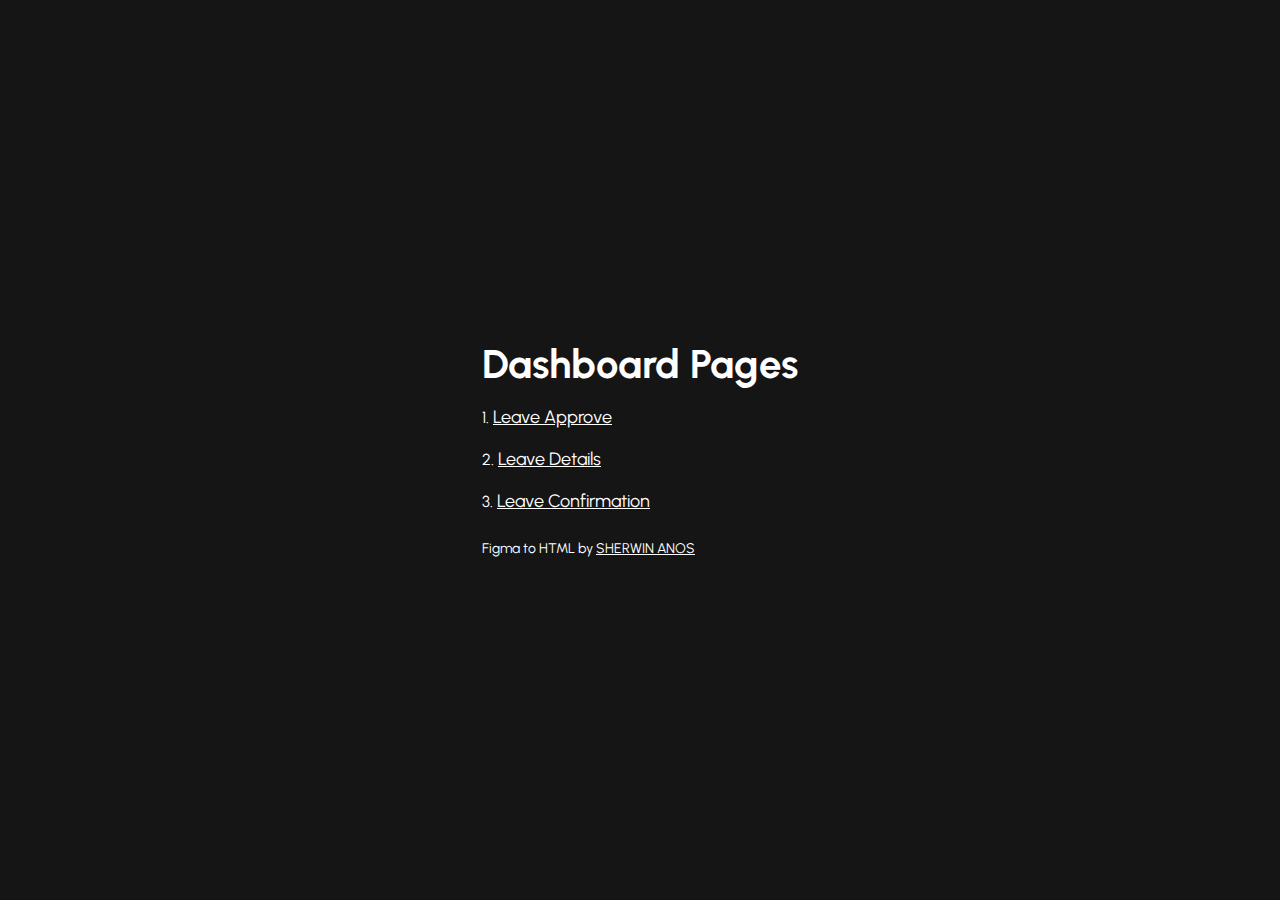
<file: index.html>
<!DOCTYPE html>
<html lang="en">
	<head>
		<meta charset="UTF-8">
		<meta name="viewport" content="width=device-width, initial-scale=1.0">
		<meta http-equiv="X-UA-Compatible" content="ie=edge">
		<title>Home | Menumiz HR</title>
		<link rel="stylesheet" href="assets/css/main.css">
		<link rel="preconnect" href="https://fonts.googleapis.com">
		<link rel="preconnect" href="https://fonts.gstatic.com" crossorigin>
		<link href="https://fonts.googleapis.com/css2?family=Urbanist:ital,wght@0,100..900;1,100..900&display=swap" rel="stylesheet">
	</head>
	<body>
		<main class="home">
			<section>
				<h1>Dashboard Pages</h1>
				<ul>
					<li>1. <a href="leave-approve.html" target="_blank">Leave Approve</a></li>
					<li>2. <a href="leave-details.html" target="_blank">Leave Details</a></li>
					<li>3. <a href="leave-confirmation.html" target="_blank">Leave Confirmation</a></li>
				</ul>
				<br><br>
				<div><small>Figma to HTML by <a href="https://www.sherwinanos.com">Sherwin Anos</a></small></div>
			</section>
		</main>
	</body>
</html>
</file>
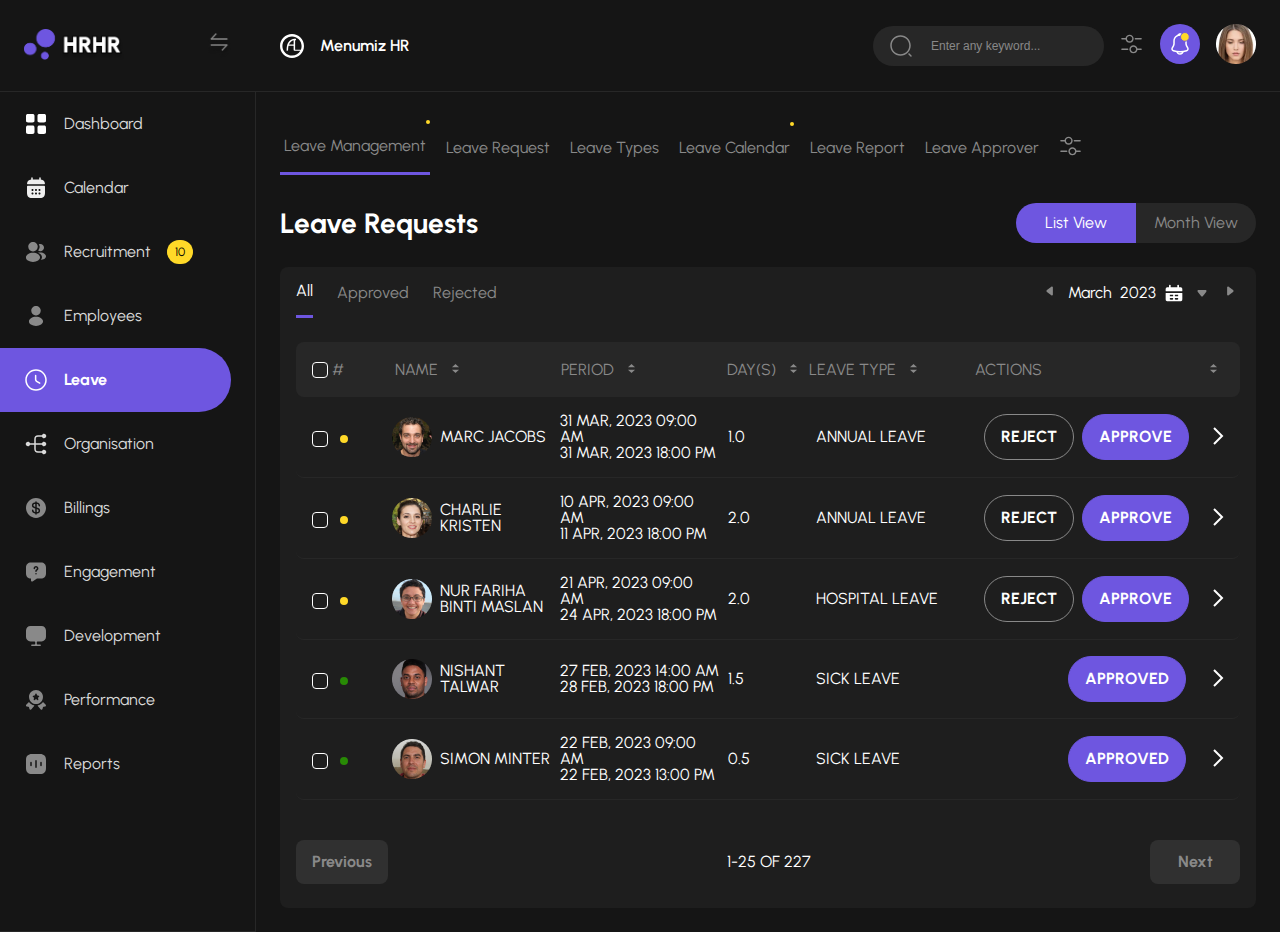
<file: leave-approve.html>
<!DOCTYPE html>
<html lang="en">
	<head>
		<meta charset="UTF-8">
		<meta name="viewport" content="width=device-width, initial-scale=1.0">
		<meta http-equiv="X-UA-Compatible" content="ie=edge">
		<title>Leave Approve | Menumiz HR</title>
		<link rel="stylesheet" href="assets/css/main.css">
		<link rel="preconnect" href="https://fonts.googleapis.com">
		<link rel="preconnect" href="https://fonts.gstatic.com" crossorigin>
		<link href="https://fonts.googleapis.com/css2?family=Urbanist:ital,wght@0,100..900;1,100..900&display=swap" rel="stylesheet">
	</head>
	<body>
		<!-- HEADER -->
		<header id="header">
			<div class="header-left">
				<a href="#">
					<img src="assets/img/logo-hrhr.png" alt="HRHR logo" width="100" height="31" />
				</a>
				<a href="#">
					<img src="assets/img/icon-toggle.png" alt="toggle" width="24" height="29" />
				</a>	
			</div>

			<div class="header-center">
				<img src="assets/img/logo-menumiz-hr.svg" alt="Menumiz logo" width="24" height="24"  />
				<p class="semibold">Menumiz HR</p>
			</div>
			
			<div class="header-right">
				<div class="search-wrapper">
					<img src="assets/img/icon-search.svg" alt="Search icon" width="24" height="24" />
					<form role="search">
						<input type="search" placeholder="Enter any keyword..." />
					</form>
				</div>
				
				<a href="#">
					<img src="assets/img/icon-settings.svg" alt="Settings icon" width="24" height="24" />
				</a>
				
				<a href="#">
					<img src="assets/img/icon-notification-active.svg" alt="Notification icon" width="40" height="40" />
				</a>
				
				<a href="#">
					<img src="assets/img/avatar-user.png" alt="Notification icon" width="40" height="40" />
				</a>
			</div>
		</header>

		<!-- MAIN -->
		<main id="dashboard" class="dashboard">
			<!-- Sidebar -->
			<section id="sidebar" class="sidebar">
				<ul>
					<li>
						<a href="#" class="sidebar-link--dashboard">
							<svg width="24" height="24" viewBox="0 0 24 24" fill="none" xmlns="http://www.w3.org/2000/svg">
								<path d="M22 8.52V3.98C22 2.57 21.36 2 19.77 2L15.73 2C14.14 2 13.5 2.57 13.5 3.98V8.51C13.5 9.93 14.14 10.49 15.73 10.49H19.77C21.36 10.5 22 9.93 22 8.52Z" fill="white"/>
								<path d="M22 19.77V15.73C22 14.14 21.36 13.5 19.77 13.5H15.73C14.14 13.5 13.5 14.14 13.5 15.73V19.77C13.5 21.36 14.14 22 15.73 22H19.77C21.36 22 22 21.36 22 19.77Z" fill="white"/>
								<path d="M10.5 8.52V3.98C10.5 2.57 9.86 2 8.27 2L4.23 2C2.64 2 2 2.57 2 3.98L2 8.51C2 9.93 2.64 10.49 4.23 10.49H8.27C9.86 10.5 10.5 9.93 10.5 8.52Z" fill="white"/>
								<path d="M10.5 19.77V15.73C10.5 14.14 9.86 13.5 8.27 13.5H4.23C2.64 13.5 2 14.14 2 15.73L2 19.77C2 21.36 2.64 22 4.23 22H8.27C9.86 22 10.5 21.36 10.5 19.77Z" fill="white"/>
							</svg>
							Dashboard
						</a>
					</li>
					<li>
						<a href="#">
							<svg width="24" height="24" viewBox="0 0 24 24" fill="none" xmlns="http://www.w3.org/2000/svg">
								<path d="M16.75 3.56V2C16.75 1.59 16.41 1.25 16 1.25C15.59 1.25 15.25 1.59 15.25 2V3.5H8.74999V2C8.74999 1.59 8.40999 1.25 7.99999 1.25C7.58999 1.25 7.24999 1.59 7.24999 2V3.56C4.54999 3.81 3.23999 5.42 3.03999 7.81C3.01999 8.1 3.25999 8.34 3.53999 8.34H20.46C20.75 8.34 20.99 8.09 20.96 7.81C20.76 5.42 19.45 3.81 16.75 3.56Z" fill="#EEEEEE"/>
								<path d="M20 9.84H4C3.45 9.84 3 10.29 3 10.84L3 17C3 20 4.5 22 8 22H16C19.5 22 21 20 21 17V10.84C21 10.29 20.55 9.84 20 9.84ZM9.21 18.21C9.16 18.25 9.11 18.3 9.06 18.33C9 18.37 8.94 18.4 8.88 18.42C8.82 18.45 8.76 18.47 8.7 18.48C8.63 18.49 8.57 18.5 8.5 18.5C8.37 18.5 8.24 18.47 8.12 18.42C7.99 18.37 7.89 18.3 7.79 18.21C7.61 18.02 7.5 17.76 7.5 17.5C7.5 17.24 7.61 16.98 7.79 16.79C7.89 16.7 7.99 16.63 8.12 16.58C8.3 16.5 8.5 16.48 8.7 16.52C8.76 16.53 8.82 16.55 8.88 16.58C8.94 16.6 9 16.63 9.06 16.67C9.11 16.71 9.16 16.75 9.21 16.79C9.39 16.98 9.5 17.24 9.5 17.5C9.5 17.76 9.39 18.02 9.21 18.21ZM9.21 14.71C9.02 14.89 8.76 15 8.5 15C8.24 15 7.98 14.89 7.79 14.71C7.61 14.52 7.5 14.26 7.5 14C7.5 13.74 7.61 13.48 7.79 13.29C8.07 13.01 8.51 12.92 8.88 13.08C9.01 13.13 9.12 13.2 9.21 13.29C9.39 13.48 9.5 13.74 9.5 14C9.5 14.26 9.39 14.52 9.21 14.71ZM12.71 18.21C12.52 18.39 12.26 18.5 12 18.5C11.74 18.5 11.48 18.39 11.29 18.21C11.11 18.02 11 17.76 11 17.5C11 17.24 11.11 16.98 11.29 16.79C11.66 16.42 12.34 16.42 12.71 16.79C12.89 16.98 13 17.24 13 17.5C13 17.76 12.89 18.02 12.71 18.21ZM12.71 14.71C12.66 14.75 12.61 14.79 12.56 14.83C12.5 14.87 12.44 14.9 12.38 14.92C12.32 14.95 12.26 14.97 12.2 14.98C12.13 14.99 12.07 15 12 15C11.74 15 11.48 14.89 11.29 14.71C11.11 14.52 11 14.26 11 14C11 13.74 11.11 13.48 11.29 13.29C11.38 13.2 11.49 13.13 11.62 13.08C11.99 12.92 12.43 13.01 12.71 13.29C12.89 13.48 13 13.74 13 14C13 14.26 12.89 14.52 12.71 14.71ZM16.21 18.21C16.02 18.39 15.76 18.5 15.5 18.5C15.24 18.5 14.98 18.39 14.79 18.21C14.61 18.02 14.5 17.76 14.5 17.5C14.5 17.24 14.61 16.98 14.79 16.79C15.16 16.42 15.84 16.42 16.21 16.79C16.39 16.98 16.5 17.24 16.5 17.5C16.5 17.76 16.39 18.02 16.21 18.21ZM16.21 14.71C16.16 14.75 16.11 14.79 16.06 14.83C16 14.87 15.94 14.9 15.88 14.92C15.82 14.95 15.76 14.97 15.7 14.98C15.63 14.99 15.56 15 15.5 15C15.24 15 14.98 14.89 14.79 14.71C14.61 14.52 14.5 14.26 14.5 14C14.5 13.74 14.61 13.48 14.79 13.29C14.89 13.2 14.99 13.13 15.12 13.08C15.3 13 15.5 12.98 15.7 13.02C15.76 13.03 15.82 13.05 15.88 13.08C15.94 13.1 16 13.13 16.06 13.17C16.11 13.21 16.16 13.25 16.21 13.29C16.39 13.48 16.5 13.74 16.5 14C16.5 14.26 16.39 14.52 16.21 14.71Z" fill="#EEEEEE"/>
							</svg>								
							Calendar
						</a>
					</li>
					<li>
						<a href="#">
							<svg width="24" height="24" viewBox="0 0 24 24" fill="none" xmlns="http://www.w3.org/2000/svg">
								<path d="M9 2C6.38 2 4.25 4.13 4.25 6.75C4.25 9.32 6.26 11.4 8.88 11.49C8.96 11.48 9.04 11.48 9.1 11.49C9.12 11.49 9.13 11.49 9.15 11.49C9.16 11.49 9.16 11.49 9.17 11.49C11.73 11.4 13.74 9.32 13.75 6.75C13.75 4.13 11.62 2 9 2Z" fill="#898989"/>
								<path d="M14.08 14.15C11.29 12.29 6.74002 12.29 3.93002 14.15C2.66002 15 1.96002 16.15 1.96002 17.38C1.96002 18.61 2.66002 19.75 3.92002 20.59C5.32002 21.53 7.16002 22 9.00002 22C10.84 22 12.68 21.53 14.08 20.59C15.34 19.74 16.04 18.6 16.04 17.36C16.03 16.13 15.34 14.99 14.08 14.15Z" fill="#898989"/>
								<path d="M19.99 7.34001C20.15 9.28001 18.77 10.98 16.86 11.21C16.85 11.21 16.85 11.21 16.84 11.21H16.81C16.75 11.21 16.69 11.21 16.64 11.23C15.67 11.28 14.78 10.97 14.11 10.4C15.14 9.48001 15.73 8.10001 15.61 6.60001C15.54 5.79001 15.26 5.05001 14.84 4.42001C15.22 4.23001 15.66 4.11001 16.11 4.07001C18.07 3.90001 19.82 5.36001 19.99 7.34001Z" fill="#898989"/>
								<path d="M21.99 16.59C21.91 17.56 21.29 18.4 20.25 18.97C19.25 19.52 17.99 19.78 16.74 19.75C17.46 19.1 17.88 18.29 17.96 17.43C18.06 16.19 17.47 15 16.29 14.05C15.62 13.52 14.84 13.1 13.99 12.79C16.2 12.15 18.98 12.58 20.69 13.96C21.61 14.7 22.08 15.63 21.99 16.59Z" fill="#898989"/>
							</svg>
							Recruitment
							<span class="chicklet">10</span>
						</a>
					</li>
					<li>
						<a href="#">
							<svg width="24" height="24" viewBox="0 0 24 24" fill="none" xmlns="http://www.w3.org/2000/svg">
								<path d="M12 2C9.38 2 7.25 4.13 7.25 6.75C7.25 9.32 9.26 11.4 11.88 11.49C11.96 11.48 12.04 11.48 12.1 11.49C12.12 11.49 12.13 11.49 12.15 11.49C12.16 11.49 12.16 11.49 12.17 11.49C14.73 11.4 16.74 9.32 16.75 6.75C16.75 4.13 14.62 2 12 2Z" fill="#898989"/>
								<path d="M17.08 14.15C14.29 12.29 9.74002 12.29 6.93002 14.15C5.66002 15 4.96002 16.15 4.96002 17.38C4.96002 18.61 5.66002 19.75 6.92002 20.59C8.32002 21.53 10.16 22 12 22C13.84 22 15.68 21.53 17.08 20.59C18.34 19.74 19.04 18.6 19.04 17.36C19.03 16.13 18.34 14.99 17.08 14.15Z" fill="#898989"/>
							</svg>
							Employees
						</a>
					</li>
					<li>
						<a href="#" class="is-active">
							<svg width="24" height="24" viewBox="0 0 24 24" fill="none" xmlns="http://www.w3.org/2000/svg">
								<path d="M12 22.75C6.07 22.75 1.25 17.93 1.25 12C1.25 6.07 6.07 1.25 12 1.25C17.93 1.25 22.75 6.07 22.75 12C22.75 17.93 17.93 22.75 12 22.75ZM12 2.75C6.9 2.75 2.75 6.9 2.75 12C2.75 17.1 6.9 21.25 12 21.25C17.1 21.25 21.25 17.1 21.25 12C21.25 6.9 17.1 2.75 12 2.75Z" fill="white"/>
								<path d="M15.71 15.93C15.58 15.93 15.45 15.9 15.33 15.82L12.23 13.97C11.46 13.51 10.89 12.5 10.89 11.61V7.50999C10.89 7.09999 11.23 6.75999 11.64 6.75999C12.05 6.75999 12.39 7.09999 12.39 7.50999V11.61C12.39 11.97 12.69 12.5 13 12.68L16.1 14.53C16.46 14.74 16.57 15.2 16.36 15.56C16.21 15.8 15.96 15.93 15.71 15.93Z" fill="white"/>
							</svg>
							Leave
						</a>
					</li>
					<li>
						<a href="#">
							<svg width="24" height="24" viewBox="0 0 24 24" fill="none" xmlns="http://www.w3.org/2000/svg">
								<path fill-rule="evenodd" clip-rule="evenodd" d="M20 6.25C21.2426 6.25 22.25 5.24264 22.25 4C22.25 2.75736 21.2426 1.75 20 1.75C19.0203 1.75 18.1869 2.37611 17.878 3.25L14 3.25C11.58 3.25 10.25 4.58 10.25 7V11.25H6.12197C5.81309 10.3761 4.97966 9.75 4 9.75C2.75736 9.75 1.75 10.7574 1.75 12C1.75 13.2426 2.75736 14.25 4 14.25C4.97966 14.25 5.81309 13.6239 6.12197 12.75H10.25V17C10.25 19.42 11.58 20.75 14 20.75H17.878C18.1869 21.6239 19.0203 22.25 20 22.25C21.2426 22.25 22.25 21.2426 22.25 20C22.25 18.7574 21.2426 17.75 20 17.75C19.0203 17.75 18.1869 18.3761 17.878 19.25H14C12.42 19.25 11.75 18.58 11.75 17V12.75H17.878C18.1869 13.6239 19.0203 14.25 20 14.25C21.2426 14.25 22.25 13.2426 22.25 12C22.25 10.7574 21.2426 9.75 20 9.75C19.0203 9.75 18.1869 10.3761 17.878 11.25H11.75V7C11.75 5.42 12.42 4.75 14 4.75H17.878C18.1869 5.62389 19.0203 6.25 20 6.25Z" fill="#D9D9D9"/>
							</svg>
							Organisation
						</a>
					</li>
					<li>
						<a href="#">
							<svg width="24" height="24" viewBox="0 0 24 24" fill="none" xmlns="http://www.w3.org/2000/svg">
								<path d="M12.75 15.92H13.4C14.05 15.92 14.59 15.34 14.59 14.64C14.59 13.77 14.28 13.6 13.77 13.42L12.76 13.07V15.92H12.75Z" fill="#898989"/>
								<path d="M11.97 1.9C6.45001 1.92 1.98001 6.41 2.00001 11.93C2.02001 17.45 6.51001 21.92 12.03 21.9C17.55 21.88 22.02 17.39 22 11.87C21.98 6.35 17.49 1.89 11.97 1.9ZM14.26 12C15.04 12.27 16.09 12.85 16.09 14.64C16.09 16.18 14.88 17.42 13.4 17.42H12.75V18C12.75 18.41 12.41 18.75 12 18.75C11.59 18.75 11.25 18.41 11.25 18V17.42H10.89C9.25001 17.42 7.92001 16.04 7.92001 14.34C7.92001 13.93 8.26001 13.59 8.67001 13.59C9.08001 13.59 9.42001 13.93 9.42001 14.34C9.42001 15.21 10.08 15.92 10.89 15.92H11.25V12.54L9.74001 12C8.96001 11.73 7.91001 11.15 7.91001 9.36C7.91001 7.82 9.12001 6.58 10.6 6.58H11.25V6C11.25 5.59 11.59 5.25 12 5.25C12.41 5.25 12.75 5.59 12.75 6V6.58L13.11 6.58C14.75 6.58 16.08 7.96 16.08 9.66C16.08 10.07 15.74 10.41 15.33 10.41C14.92 10.41 14.58 10.07 14.58 9.66C14.58 8.79 13.92 8.08 13.11 8.08H12.75V11.46L14.26 12Z" fill="#898989"/>
								<path d="M9.41998 9.37C9.41998 10.24 9.72998 10.41 10.24 10.59L11.25 10.94V8.08H10.6C9.94998 8.08 9.41998 8.66 9.41998 9.37Z" fill="#898989"/>
							</svg>
							Billings
						</a>
					</li>
					<li>
						<a href="#">
							<svg width="24" height="24" viewBox="0 0 24 24" fill="none" xmlns="http://www.w3.org/2000/svg">
								<path d="M17 2.43L7 2.43C4 2.43 2 4.43 2 7.43L2 13.43C2 16.43 4 18.43 7 18.43V20.56C7 21.36 7.89 21.84 8.55 21.39L13 18.43H17C20 18.43 22 16.43 22 13.43V7.43C22 4.43 20 2.43 17 2.43ZM12 14.6C11.58 14.6 11.25 14.26 11.25 13.85C11.25 13.44 11.58 13.1 12 13.1C12.42 13.1 12.75 13.44 12.75 13.85C12.75 14.26 12.42 14.6 12 14.6ZM13.26 10.45C12.87 10.71 12.75 10.88 12.75 11.16V11.37C12.75 11.78 12.41 12.12 12 12.12C11.59 12.12 11.25 11.78 11.25 11.37V11.16C11.25 10 12.1 9.43 12.42 9.21C12.79 8.96 12.91 8.79 12.91 8.53C12.91 8.03 12.5 7.62 12 7.62C11.5 7.62 11.09 8.03 11.09 8.53C11.09 8.94 10.75 9.28 10.34 9.28C9.93 9.28 9.59 8.94 9.59 8.53C9.59 7.2 10.67 6.12 12 6.12C13.33 6.12 14.41 7.2 14.41 8.53C14.41 9.67 13.57 10.24 13.26 10.45Z" fill="#898989"/>
							</svg>
							Engagement
						</a>
					</li>
					<li>
						<a href="#">
							<svg width="24" height="24" viewBox="0 0 24 24" fill="none" xmlns="http://www.w3.org/2000/svg">
								<path d="M17.56 2L6.41 2C3.98 2 2 3.98 2 6.41L2 12.91V13.11C2 15.55 3.98 17.52 6.41 17.52H10.25C10.8 17.52 11.25 17.97 11.25 18.52V19.49C11.25 20.04 10.8 20.49 10.25 20.49H7.83C7.42 20.49 7.08 20.83 7.08 21.24C7.08 21.65 7.41 22 7.83 22H16.18C16.59 22 16.93 21.66 16.93 21.25C16.93 20.84 16.59 20.5 16.18 20.5H13.76C13.21 20.5 12.76 20.05 12.76 19.5V18.53C12.76 17.98 13.21 17.53 13.76 17.53H17.57C20.01 17.53 21.98 15.55 21.98 13.12V12.92V6.42C21.97 3.98 19.99 2 17.56 2Z" fill="#898989"/>
							</svg>
							Development
						</a>
					</li>
					<li>
						<a href="#">
							<svg width="24" height="24" viewBox="0 0 24 24" fill="none" xmlns="http://www.w3.org/2000/svg">
								<path fill-rule="evenodd" clip-rule="evenodd" d="M5 9C5 5.13 8.13 2 12 2C15.87 2 19 5.13 19 9C19 10.45 18.57 11.78 17.83 12.89C16.75 14.49 15.04 15.62 13.05 15.91C12.71 15.97 12.36 16 12 16C11.64 16 11.29 15.97 10.95 15.91C8.96 15.62 7.25 14.49 6.17 12.89C5.43 11.78 5 10.45 5 9ZM14.23 9.61L15.06 8.78C15.55 8.29 15.39 7.8 14.72 7.69L13.65 7.51C13.46 7.48 13.25 7.32 13.17 7.16L12.58 5.98C12.26 5.34 11.74 5.34 11.42 5.98L10.83 7.16C10.75 7.32 10.54 7.48 10.36 7.51L9.29 7.69C8.61 7.8 8.45 8.29 8.94 8.78L9.79 9.61C9.93 9.75 10 10.03 9.96 10.22L9.72 11.25C9.53 12.06 9.96 12.37 10.68 11.95L11.68 11.36C11.86 11.25 12.16 11.25 12.34 11.36L13.34 11.95C14.06 12.38 14.49 12.06 14.3 11.25L14.06 10.22C14.01 10.02 14.09 9.75 14.23 9.61ZM2.69992 18.4701L4.34992 18.8601C4.71992 18.9501 5.00992 19.2301 5.08992 19.6001L5.43992 21.0701C5.62992 21.8701 6.64992 22.1201 7.17992 21.4901L10.1699 18.0501C10.4099 17.7701 10.2799 17.3301 9.91992 17.2401C8.14992 16.8101 6.55992 15.8201 5.38992 14.4101C5.19992 14.1801 4.85992 14.1501 4.64992 14.3601L2.42992 16.5801C1.66992 17.3401 1.93992 18.2901 2.69992 18.4701ZM21.25 18.4701L19.6 18.8601C19.23 18.9501 18.94 19.2301 18.86 19.6001L18.51 21.0701C18.32 21.8701 17.3 22.1201 16.77 21.4901L13.78 18.0501C13.54 17.7701 13.67 17.3301 14.03 17.2401C15.8 16.8101 17.39 15.8201 18.56 14.4101C18.75 14.1801 19.09 14.1501 19.3 14.3601L21.52 16.5801C22.28 17.3401 22.01 18.2901 21.25 18.4701Z" fill="#898989"/>
							</svg>
							Performance
						</a>
					</li>
					<li>
						<a href="#">
							<svg width="24" height="24" viewBox="0 0 24 24" fill="none" xmlns="http://www.w3.org/2000/svg">
								<path d="M16.19 2H7.81C4.17 2 2 4.17 2 7.81L2 16.19C2 19.83 4.17 22 7.81 22H16.19C19.83 22 22 19.83 22 16.19V7.81C22 4.17 19.83 2 16.19 2ZM7.75 13.6C7.75 14.01 7.41 14.35 7 14.35C6.59 14.35 6.25 14.01 6.25 13.6L6.25 10.4C6.25 9.99 6.59 9.65 7 9.65C7.41 9.65 7.75 9.99 7.75 10.4L7.75 13.6ZM12.75 15.34C12.75 15.75 12.41 16.09 12 16.09C11.59 16.09 11.25 15.75 11.25 15.34V8.66C11.25 8.25 11.59 7.91 12 7.91C12.41 7.91 12.75 8.25 12.75 8.66V15.34ZM17.75 13.6C17.75 14.01 17.41 14.35 17 14.35C16.59 14.35 16.25 14.01 16.25 13.6V10.4C16.25 9.99 16.59 9.65 17 9.65C17.41 9.65 17.75 9.99 17.75 10.4V13.6Z" fill="#898989"/>
							</svg>
							Reports
						</a>
					</li>
				</ul>
			</section>

			<!-- Main Content -->
			<section id="main-content" class="main-content">
				<!-- Nav Content -->
				<div class="nav-content">
					<a href="#" class="is-active with-notification">Leave Management</a>
					<a href="#">Leave Request</a>
					<a href="#">Leave Types</a>
					<a href="#"class="with-notification">Leave Calendar</a>
					<a href="#">Leave Report</a>
					<a href="#">Leave Approver</a>
					<a href="#"><img src="assets/img/icon-settings.svg" alt="Settings icon" width="24" height="24" /></a>
				</div>

				<!-- Leave Request -->
				<div class="headline-content">
					<h2>Leave Requests</h2>
					<div class="tab-links">
						<a href="#" class="is-active">List View</a>
						<a href="#">Month View</a>
					</div>
				</div>

				<!-- Table Content -->
				<div class="table-content">
					<div class="table-content--header">
						<div class="tabs">
							<a href="#" class="is-active">All</a>
							<a href="#">Approved</a>
							<a href="#">Rejected</a>
						</div>

						<div class="date">
							<a href="#">
								<img src="assets/img/icon-arrow-left.svg" alt="arrow left icon" width="20" height="20" />
							</a>
							<div class="range">
								<strong>March</strong> 2023
								<a href="#">
									<img src="assets/img/icon-date-range.svg" alt="date range icon" width="20" height="20" />
									<img src="assets/img/icon-arrow-down.svg" alt="arrow down icon" width="20" height="20" />
								</a>
							</div>
							<a href="#">
								<img src="assets/img/icon-arrow-right.svg" alt="arrow right icon" width="20" height="20" />
							</a>
						</div>
					</div>

					<div class="table-content--body">
						<div class="table-filter">
							<div class="table-col table-col--1 table-checkbox">
								<label class="checkbox-wrapper">
									#
									<input type="checkbox" />
									<span class="checkmark"></span>
								</label>
							</div>
							<div class="table-col table-col--2">
								Name 
								<a href="#"><img src="assets/img/icon-sort.svg" alt="" width="20" height="20" /></a>
							</div>
							<div class="table-col table-col--3">
								Period 
								<a href="#"><img src="assets/img/icon-sort.svg" alt="" width="20" height="20" /></a>
							</div>
							<div class="table-col table-col--4">
								Day(s)
								<a href="#"><img src="assets/img/icon-sort.svg" alt="" width="20" height="20" /></a>
							</div>
							<div class="table-col table-col--5">
								Leave Type
								<a href="#"><img src="assets/img/icon-sort.svg" alt="" width="20" height="20" /></a>
							</div>
							<div class="table-col table-col--6">
								Actions
								<a href="#"><img src="assets/img/icon-sort.svg" alt="" width="20" height="20" /></a>
							</div>
						</div>

						<div class="table-items">
							<div class="table-col table-col--1 table-checkbox table-notification">
								<label class="checkbox-wrapper">
									<input type="checkbox" />
									<span class="checkmark"></span>
								</label>
								<div class="checkbox-notification"></div>
							</div>

							<div class="table-col table-col--2">
								<img src="assets/img/avatar-mark-jacobs.png" alt="avatar" width="40px" height="40px" />
								Marc Jacobs 
							</div>

							<div class="table-col table-col--3">
								31 Mar, 2023 09:00 AM<br>
								31 Mar, 2023 18:00 PM
							</div>

							<div class="table-col table-col--4">
								1.0
							</div>

							<div class="table-col table-col--5">
								Annual Leave
							</div>

							<div class="table-col table-col--6">
								<div class="btn-links">
									<a href="#" class="btn btn-secondary">Reject</a>
									<a href="#" class="btn btn-primary">Approve</a>
								</div>
								
								<a href="#">
									<img src="assets/img/icon-chevron-right.svg" alt="chevron right icon" />
								</a>
							</div>
						</div>

						<div class="table-items">
							<div class="table-col table-col--1 table-checkbox table-notification">
								<label class="checkbox-wrapper">
									<input type="checkbox" />
									<span class="checkmark"></span>
								</label>
								<div class="checkbox-notification"></div>
							</div>

							<div class="table-col table-col--2">
								<img src="assets/img/avatar-charlie-kristen.png" alt="avatar" width="40px" height="40px" />
								Charlie Kristen 
							</div>

							<div class="table-col table-col--3">
								10 Apr, 2023 09:00 AM<br>
								11 Apr, 2023 18:00 PM
							</div>

							<div class="table-col table-col--4">
								2.0
							</div>

							<div class="table-col table-col--5">
								Annual Leave
							</div>

							<div class="table-col table-col--6">
								<div class="btn-links">
									<a href="#" class="btn btn-secondary">Reject</a>
									<a href="#" class="btn btn-primary">Approve</a>
								</div>
								
								<a href="#">
									<img src="assets/img/icon-chevron-right.svg" alt="chevron right icon" />
								</a>
							</div>
						</div>

						<div class="table-items">
							<div class="table-col table-col--1 table-checkbox table-notification">
								<label class="checkbox-wrapper">
									<input type="checkbox" />
									<span class="checkmark"></span>
								</label>
								<div class="checkbox-notification"></div>
							</div>

							<div class="table-col table-col--2">
								<img src="assets/img/avatar-nur-maslan.png" alt="avatar" width="40px" height="40px" />
								Nur Fariha Binti Maslan
							</div>

							<div class="table-col table-col--3">
								21 Apr, 2023 09:00 AM<br>
								24 Apr, 2023 18:00 PM
							</div>

							<div class="table-col table-col--4">
								2.0
							</div>

							<div class="table-col table-col--5">
								Hospital Leave
							</div>

							<div class="table-col table-col--6">
								<div class="btn-links">
									<a href="#" class="btn btn-secondary">Reject</a>
									<a href="#" class="btn btn-primary">Approve</a>
								</div>
								
								<a href="#">
									<img src="assets/img/icon-chevron-right.svg" alt="chevron right icon" />
								</a>
							</div>
						</div>

						<div class="table-items">
							<div class="table-col table-col--1 table-checkbox table-notification">
								<label class="checkbox-wrapper">
									<input type="checkbox" />
									<span class="checkmark"></span>
								</label>
								<div class="checkbox-notification approved"></div>
							</div>

							<div class="table-col table-col--2">
								<img src="assets/img/avatar-nishant-talwar.png" alt="avatar" width="40px" height="40px" />
								Nishant Talwar
							</div>

							<div class="table-col table-col--3">
								27 Feb, 2023 14:00 AM<br>
								28 Feb, 2023 18:00 PM
							</div>

							<div class="table-col table-col--4">
								1.5
							</div>

							<div class="table-col table-col--5">
								Sick Leave
							</div>

							<div class="table-col table-col--6">
								<div class="btn-links approved">
									<a href="#" class="btn btn-primary">Approved</a>
								</div>
								
								<a href="#">
									<img src="assets/img/icon-chevron-right.svg" alt="chevron right icon" />
								</a>
							</div>
						</div>

						<div class="table-items">
							<div class="table-col table-col--1 table-checkbox table-notification">
								<label class="checkbox-wrapper">
									<input type="checkbox" />
									<span class="checkmark"></span>
								</label>
								<div class="checkbox-notification approved"></div>
							</div>

							<div class="table-col table-col--2">
								<img src="assets/img/avatar-simon-minter.png" alt="avatar" width="40px" height="40px" />
								Simon Minter
							</div>

							<div class="table-col table-col--3">
								22 Feb, 2023 09:00 AM<br>
								22 Feb, 2023 13:00 PM
							</div>

							<div class="table-col table-col--4">
								0.5
							</div>

							<div class="table-col table-col--5">
								Sick Leave
							</div>

							<div class="table-col table-col--6">
								<div class="btn-links approved">
									<a href="#" class="btn btn-primary">Approved</a>
								</div>
								
								<a href="#">
									<img src="assets/img/icon-chevron-right.svg" alt="chevron right icon" />
								</a>
							</div>
						</div>
					</div>

					<div class="table-content--footer">
						<a href="#" class="btn btn-tertiary">Previous</a>

						<div>1-25 OF 227</div>

						<a href="#" class="btn btn-tertiary">Next</a>
					</div>
				</div>
			</section>
		</main>
	</body>
</html>
</file>
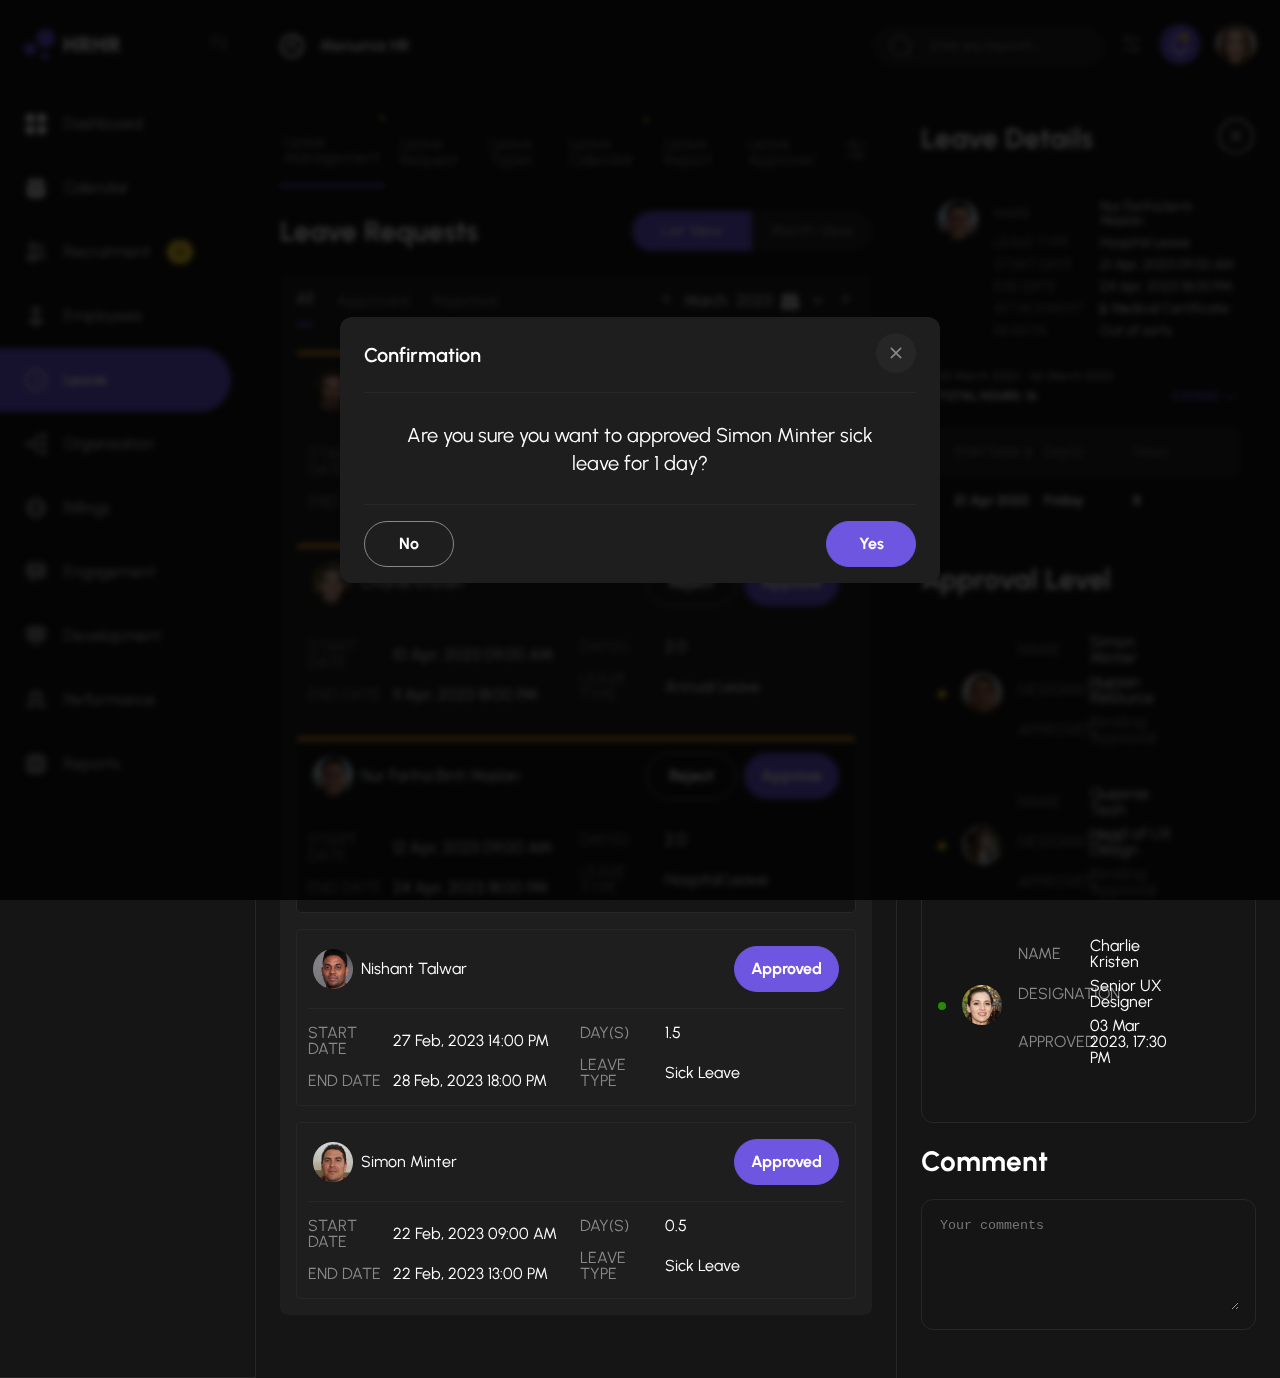
<file: leave-confirmation.html>
<!DOCTYPE html>
<html lang="en">
	<head>
		<meta charset="UTF-8">
		<meta name="viewport" content="width=device-width, initial-scale=1.0">
		<meta http-equiv="X-UA-Compatible" content="ie=edge">
		<title>Leave Details | Menumiz HR</title>
		<link rel="stylesheet" href="assets/css/main.css">
		<link rel="preconnect" href="https://fonts.googleapis.com">
		<link rel="preconnect" href="https://fonts.gstatic.com" crossorigin>
		<link href="https://fonts.googleapis.com/css2?family=Urbanist:ital,wght@0,100..900;1,100..900&display=swap" rel="stylesheet">
	</head>
	<body class="with-modal">
		<!-- HEADER -->
		<header id="header">
			<div class="header-left">
				<a href="#">
					<img src="assets/img/logo-hrhr.png" alt="HRHR logo" width="100" height="31" />
				</a>
				<a href="#">
					<img src="assets/img/icon-toggle.png" alt="toggle" width="24" height="29" />
				</a>	
			</div>

			<div class="header-center">
				<img src="assets/img/logo-menumiz-hr.svg" alt="Menumiz logo" width="24" height="24"  />
				<p class="semibold">Menumiz HR</p>
			</div>
			
			<div class="header-right">
				<div class="search-wrapper">
					<img src="assets/img/icon-search.svg" alt="Search icon" width="24" height="24" />
					<form role="search">
						<input type="search" placeholder="Enter any keyword..." />
					</form>
				</div>
				
				<a href="#">
					<img src="assets/img/icon-settings.svg" alt="Settings icon" width="24" height="24" />
				</a>
				
				<a href="#">
					<img src="assets/img/icon-notification-active.svg" alt="Notification icon" width="40" height="40" />
				</a>
				
				<a href="#">
					<img src="assets/img/avatar-user.png" alt="Notification icon" width="40" height="40" />
				</a>
			</div>
		</header>

		<!-- MAIN -->
		<main id="dashboard" class="dashboard">
			<!-- Sidebar -->
			<section id="sidebar" class="sidebar">
				<ul>
					<li>
						<a href="#" class="sidebar-link--dashboard">
							<svg width="24" height="24" viewBox="0 0 24 24" fill="none" xmlns="http://www.w3.org/2000/svg">
								<path d="M22 8.52V3.98C22 2.57 21.36 2 19.77 2L15.73 2C14.14 2 13.5 2.57 13.5 3.98V8.51C13.5 9.93 14.14 10.49 15.73 10.49H19.77C21.36 10.5 22 9.93 22 8.52Z" fill="white"/>
								<path d="M22 19.77V15.73C22 14.14 21.36 13.5 19.77 13.5H15.73C14.14 13.5 13.5 14.14 13.5 15.73V19.77C13.5 21.36 14.14 22 15.73 22H19.77C21.36 22 22 21.36 22 19.77Z" fill="white"/>
								<path d="M10.5 8.52V3.98C10.5 2.57 9.86 2 8.27 2L4.23 2C2.64 2 2 2.57 2 3.98L2 8.51C2 9.93 2.64 10.49 4.23 10.49H8.27C9.86 10.5 10.5 9.93 10.5 8.52Z" fill="white"/>
								<path d="M10.5 19.77V15.73C10.5 14.14 9.86 13.5 8.27 13.5H4.23C2.64 13.5 2 14.14 2 15.73L2 19.77C2 21.36 2.64 22 4.23 22H8.27C9.86 22 10.5 21.36 10.5 19.77Z" fill="white"/>
							</svg>
							Dashboard
						</a>
					</li>
					<li>
						<a href="#">
							<svg width="24" height="24" viewBox="0 0 24 24" fill="none" xmlns="http://www.w3.org/2000/svg">
								<path d="M16.75 3.56V2C16.75 1.59 16.41 1.25 16 1.25C15.59 1.25 15.25 1.59 15.25 2V3.5H8.74999V2C8.74999 1.59 8.40999 1.25 7.99999 1.25C7.58999 1.25 7.24999 1.59 7.24999 2V3.56C4.54999 3.81 3.23999 5.42 3.03999 7.81C3.01999 8.1 3.25999 8.34 3.53999 8.34H20.46C20.75 8.34 20.99 8.09 20.96 7.81C20.76 5.42 19.45 3.81 16.75 3.56Z" fill="#EEEEEE"/>
								<path d="M20 9.84H4C3.45 9.84 3 10.29 3 10.84L3 17C3 20 4.5 22 8 22H16C19.5 22 21 20 21 17V10.84C21 10.29 20.55 9.84 20 9.84ZM9.21 18.21C9.16 18.25 9.11 18.3 9.06 18.33C9 18.37 8.94 18.4 8.88 18.42C8.82 18.45 8.76 18.47 8.7 18.48C8.63 18.49 8.57 18.5 8.5 18.5C8.37 18.5 8.24 18.47 8.12 18.42C7.99 18.37 7.89 18.3 7.79 18.21C7.61 18.02 7.5 17.76 7.5 17.5C7.5 17.24 7.61 16.98 7.79 16.79C7.89 16.7 7.99 16.63 8.12 16.58C8.3 16.5 8.5 16.48 8.7 16.52C8.76 16.53 8.82 16.55 8.88 16.58C8.94 16.6 9 16.63 9.06 16.67C9.11 16.71 9.16 16.75 9.21 16.79C9.39 16.98 9.5 17.24 9.5 17.5C9.5 17.76 9.39 18.02 9.21 18.21ZM9.21 14.71C9.02 14.89 8.76 15 8.5 15C8.24 15 7.98 14.89 7.79 14.71C7.61 14.52 7.5 14.26 7.5 14C7.5 13.74 7.61 13.48 7.79 13.29C8.07 13.01 8.51 12.92 8.88 13.08C9.01 13.13 9.12 13.2 9.21 13.29C9.39 13.48 9.5 13.74 9.5 14C9.5 14.26 9.39 14.52 9.21 14.71ZM12.71 18.21C12.52 18.39 12.26 18.5 12 18.5C11.74 18.5 11.48 18.39 11.29 18.21C11.11 18.02 11 17.76 11 17.5C11 17.24 11.11 16.98 11.29 16.79C11.66 16.42 12.34 16.42 12.71 16.79C12.89 16.98 13 17.24 13 17.5C13 17.76 12.89 18.02 12.71 18.21ZM12.71 14.71C12.66 14.75 12.61 14.79 12.56 14.83C12.5 14.87 12.44 14.9 12.38 14.92C12.32 14.95 12.26 14.97 12.2 14.98C12.13 14.99 12.07 15 12 15C11.74 15 11.48 14.89 11.29 14.71C11.11 14.52 11 14.26 11 14C11 13.74 11.11 13.48 11.29 13.29C11.38 13.2 11.49 13.13 11.62 13.08C11.99 12.92 12.43 13.01 12.71 13.29C12.89 13.48 13 13.74 13 14C13 14.26 12.89 14.52 12.71 14.71ZM16.21 18.21C16.02 18.39 15.76 18.5 15.5 18.5C15.24 18.5 14.98 18.39 14.79 18.21C14.61 18.02 14.5 17.76 14.5 17.5C14.5 17.24 14.61 16.98 14.79 16.79C15.16 16.42 15.84 16.42 16.21 16.79C16.39 16.98 16.5 17.24 16.5 17.5C16.5 17.76 16.39 18.02 16.21 18.21ZM16.21 14.71C16.16 14.75 16.11 14.79 16.06 14.83C16 14.87 15.94 14.9 15.88 14.92C15.82 14.95 15.76 14.97 15.7 14.98C15.63 14.99 15.56 15 15.5 15C15.24 15 14.98 14.89 14.79 14.71C14.61 14.52 14.5 14.26 14.5 14C14.5 13.74 14.61 13.48 14.79 13.29C14.89 13.2 14.99 13.13 15.12 13.08C15.3 13 15.5 12.98 15.7 13.02C15.76 13.03 15.82 13.05 15.88 13.08C15.94 13.1 16 13.13 16.06 13.17C16.11 13.21 16.16 13.25 16.21 13.29C16.39 13.48 16.5 13.74 16.5 14C16.5 14.26 16.39 14.52 16.21 14.71Z" fill="#EEEEEE"/>
							</svg>								
							Calendar
						</a>
					</li>
					<li>
						<a href="#">
							<svg width="24" height="24" viewBox="0 0 24 24" fill="none" xmlns="http://www.w3.org/2000/svg">
								<path d="M9 2C6.38 2 4.25 4.13 4.25 6.75C4.25 9.32 6.26 11.4 8.88 11.49C8.96 11.48 9.04 11.48 9.1 11.49C9.12 11.49 9.13 11.49 9.15 11.49C9.16 11.49 9.16 11.49 9.17 11.49C11.73 11.4 13.74 9.32 13.75 6.75C13.75 4.13 11.62 2 9 2Z" fill="#898989"/>
								<path d="M14.08 14.15C11.29 12.29 6.74002 12.29 3.93002 14.15C2.66002 15 1.96002 16.15 1.96002 17.38C1.96002 18.61 2.66002 19.75 3.92002 20.59C5.32002 21.53 7.16002 22 9.00002 22C10.84 22 12.68 21.53 14.08 20.59C15.34 19.74 16.04 18.6 16.04 17.36C16.03 16.13 15.34 14.99 14.08 14.15Z" fill="#898989"/>
								<path d="M19.99 7.34001C20.15 9.28001 18.77 10.98 16.86 11.21C16.85 11.21 16.85 11.21 16.84 11.21H16.81C16.75 11.21 16.69 11.21 16.64 11.23C15.67 11.28 14.78 10.97 14.11 10.4C15.14 9.48001 15.73 8.10001 15.61 6.60001C15.54 5.79001 15.26 5.05001 14.84 4.42001C15.22 4.23001 15.66 4.11001 16.11 4.07001C18.07 3.90001 19.82 5.36001 19.99 7.34001Z" fill="#898989"/>
								<path d="M21.99 16.59C21.91 17.56 21.29 18.4 20.25 18.97C19.25 19.52 17.99 19.78 16.74 19.75C17.46 19.1 17.88 18.29 17.96 17.43C18.06 16.19 17.47 15 16.29 14.05C15.62 13.52 14.84 13.1 13.99 12.79C16.2 12.15 18.98 12.58 20.69 13.96C21.61 14.7 22.08 15.63 21.99 16.59Z" fill="#898989"/>
							</svg>
							Recruitment
							<span class="chicklet">10</span>
						</a>
					</li>
					<li>
						<a href="#">
							<svg width="24" height="24" viewBox="0 0 24 24" fill="none" xmlns="http://www.w3.org/2000/svg">
								<path d="M12 2C9.38 2 7.25 4.13 7.25 6.75C7.25 9.32 9.26 11.4 11.88 11.49C11.96 11.48 12.04 11.48 12.1 11.49C12.12 11.49 12.13 11.49 12.15 11.49C12.16 11.49 12.16 11.49 12.17 11.49C14.73 11.4 16.74 9.32 16.75 6.75C16.75 4.13 14.62 2 12 2Z" fill="#898989"/>
								<path d="M17.08 14.15C14.29 12.29 9.74002 12.29 6.93002 14.15C5.66002 15 4.96002 16.15 4.96002 17.38C4.96002 18.61 5.66002 19.75 6.92002 20.59C8.32002 21.53 10.16 22 12 22C13.84 22 15.68 21.53 17.08 20.59C18.34 19.74 19.04 18.6 19.04 17.36C19.03 16.13 18.34 14.99 17.08 14.15Z" fill="#898989"/>
							</svg>
							Employees
						</a>
					</li>
					<li>
						<a href="#" class="is-active">
							<svg width="24" height="24" viewBox="0 0 24 24" fill="none" xmlns="http://www.w3.org/2000/svg">
								<path d="M12 22.75C6.07 22.75 1.25 17.93 1.25 12C1.25 6.07 6.07 1.25 12 1.25C17.93 1.25 22.75 6.07 22.75 12C22.75 17.93 17.93 22.75 12 22.75ZM12 2.75C6.9 2.75 2.75 6.9 2.75 12C2.75 17.1 6.9 21.25 12 21.25C17.1 21.25 21.25 17.1 21.25 12C21.25 6.9 17.1 2.75 12 2.75Z" fill="white"/>
								<path d="M15.71 15.93C15.58 15.93 15.45 15.9 15.33 15.82L12.23 13.97C11.46 13.51 10.89 12.5 10.89 11.61V7.50999C10.89 7.09999 11.23 6.75999 11.64 6.75999C12.05 6.75999 12.39 7.09999 12.39 7.50999V11.61C12.39 11.97 12.69 12.5 13 12.68L16.1 14.53C16.46 14.74 16.57 15.2 16.36 15.56C16.21 15.8 15.96 15.93 15.71 15.93Z" fill="white"/>
							</svg>
							Leave
						</a>
					</li>
					<li>
						<a href="#">
							<svg width="24" height="24" viewBox="0 0 24 24" fill="none" xmlns="http://www.w3.org/2000/svg">
								<path fill-rule="evenodd" clip-rule="evenodd" d="M20 6.25C21.2426 6.25 22.25 5.24264 22.25 4C22.25 2.75736 21.2426 1.75 20 1.75C19.0203 1.75 18.1869 2.37611 17.878 3.25L14 3.25C11.58 3.25 10.25 4.58 10.25 7V11.25H6.12197C5.81309 10.3761 4.97966 9.75 4 9.75C2.75736 9.75 1.75 10.7574 1.75 12C1.75 13.2426 2.75736 14.25 4 14.25C4.97966 14.25 5.81309 13.6239 6.12197 12.75H10.25V17C10.25 19.42 11.58 20.75 14 20.75H17.878C18.1869 21.6239 19.0203 22.25 20 22.25C21.2426 22.25 22.25 21.2426 22.25 20C22.25 18.7574 21.2426 17.75 20 17.75C19.0203 17.75 18.1869 18.3761 17.878 19.25H14C12.42 19.25 11.75 18.58 11.75 17V12.75H17.878C18.1869 13.6239 19.0203 14.25 20 14.25C21.2426 14.25 22.25 13.2426 22.25 12C22.25 10.7574 21.2426 9.75 20 9.75C19.0203 9.75 18.1869 10.3761 17.878 11.25H11.75V7C11.75 5.42 12.42 4.75 14 4.75H17.878C18.1869 5.62389 19.0203 6.25 20 6.25Z" fill="#D9D9D9"/>
							</svg>
							Organisation
						</a>
					</li>
					<li>
						<a href="#">
							<svg width="24" height="24" viewBox="0 0 24 24" fill="none" xmlns="http://www.w3.org/2000/svg">
								<path d="M12.75 15.92H13.4C14.05 15.92 14.59 15.34 14.59 14.64C14.59 13.77 14.28 13.6 13.77 13.42L12.76 13.07V15.92H12.75Z" fill="#898989"/>
								<path d="M11.97 1.9C6.45001 1.92 1.98001 6.41 2.00001 11.93C2.02001 17.45 6.51001 21.92 12.03 21.9C17.55 21.88 22.02 17.39 22 11.87C21.98 6.35 17.49 1.89 11.97 1.9ZM14.26 12C15.04 12.27 16.09 12.85 16.09 14.64C16.09 16.18 14.88 17.42 13.4 17.42H12.75V18C12.75 18.41 12.41 18.75 12 18.75C11.59 18.75 11.25 18.41 11.25 18V17.42H10.89C9.25001 17.42 7.92001 16.04 7.92001 14.34C7.92001 13.93 8.26001 13.59 8.67001 13.59C9.08001 13.59 9.42001 13.93 9.42001 14.34C9.42001 15.21 10.08 15.92 10.89 15.92H11.25V12.54L9.74001 12C8.96001 11.73 7.91001 11.15 7.91001 9.36C7.91001 7.82 9.12001 6.58 10.6 6.58H11.25V6C11.25 5.59 11.59 5.25 12 5.25C12.41 5.25 12.75 5.59 12.75 6V6.58L13.11 6.58C14.75 6.58 16.08 7.96 16.08 9.66C16.08 10.07 15.74 10.41 15.33 10.41C14.92 10.41 14.58 10.07 14.58 9.66C14.58 8.79 13.92 8.08 13.11 8.08H12.75V11.46L14.26 12Z" fill="#898989"/>
								<path d="M9.41998 9.37C9.41998 10.24 9.72998 10.41 10.24 10.59L11.25 10.94V8.08H10.6C9.94998 8.08 9.41998 8.66 9.41998 9.37Z" fill="#898989"/>
							</svg>
							Billings
						</a>
					</li>
					<li>
						<a href="#">
							<svg width="24" height="24" viewBox="0 0 24 24" fill="none" xmlns="http://www.w3.org/2000/svg">
								<path d="M17 2.43L7 2.43C4 2.43 2 4.43 2 7.43L2 13.43C2 16.43 4 18.43 7 18.43V20.56C7 21.36 7.89 21.84 8.55 21.39L13 18.43H17C20 18.43 22 16.43 22 13.43V7.43C22 4.43 20 2.43 17 2.43ZM12 14.6C11.58 14.6 11.25 14.26 11.25 13.85C11.25 13.44 11.58 13.1 12 13.1C12.42 13.1 12.75 13.44 12.75 13.85C12.75 14.26 12.42 14.6 12 14.6ZM13.26 10.45C12.87 10.71 12.75 10.88 12.75 11.16V11.37C12.75 11.78 12.41 12.12 12 12.12C11.59 12.12 11.25 11.78 11.25 11.37V11.16C11.25 10 12.1 9.43 12.42 9.21C12.79 8.96 12.91 8.79 12.91 8.53C12.91 8.03 12.5 7.62 12 7.62C11.5 7.62 11.09 8.03 11.09 8.53C11.09 8.94 10.75 9.28 10.34 9.28C9.93 9.28 9.59 8.94 9.59 8.53C9.59 7.2 10.67 6.12 12 6.12C13.33 6.12 14.41 7.2 14.41 8.53C14.41 9.67 13.57 10.24 13.26 10.45Z" fill="#898989"/>
							</svg>
							Engagement
						</a>
					</li>
					<li>
						<a href="#">
							<svg width="24" height="24" viewBox="0 0 24 24" fill="none" xmlns="http://www.w3.org/2000/svg">
								<path d="M17.56 2L6.41 2C3.98 2 2 3.98 2 6.41L2 12.91V13.11C2 15.55 3.98 17.52 6.41 17.52H10.25C10.8 17.52 11.25 17.97 11.25 18.52V19.49C11.25 20.04 10.8 20.49 10.25 20.49H7.83C7.42 20.49 7.08 20.83 7.08 21.24C7.08 21.65 7.41 22 7.83 22H16.18C16.59 22 16.93 21.66 16.93 21.25C16.93 20.84 16.59 20.5 16.18 20.5H13.76C13.21 20.5 12.76 20.05 12.76 19.5V18.53C12.76 17.98 13.21 17.53 13.76 17.53H17.57C20.01 17.53 21.98 15.55 21.98 13.12V12.92V6.42C21.97 3.98 19.99 2 17.56 2Z" fill="#898989"/>
							</svg>
							Development
						</a>
					</li>
					<li>
						<a href="#">
							<svg width="24" height="24" viewBox="0 0 24 24" fill="none" xmlns="http://www.w3.org/2000/svg">
								<path fill-rule="evenodd" clip-rule="evenodd" d="M5 9C5 5.13 8.13 2 12 2C15.87 2 19 5.13 19 9C19 10.45 18.57 11.78 17.83 12.89C16.75 14.49 15.04 15.62 13.05 15.91C12.71 15.97 12.36 16 12 16C11.64 16 11.29 15.97 10.95 15.91C8.96 15.62 7.25 14.49 6.17 12.89C5.43 11.78 5 10.45 5 9ZM14.23 9.61L15.06 8.78C15.55 8.29 15.39 7.8 14.72 7.69L13.65 7.51C13.46 7.48 13.25 7.32 13.17 7.16L12.58 5.98C12.26 5.34 11.74 5.34 11.42 5.98L10.83 7.16C10.75 7.32 10.54 7.48 10.36 7.51L9.29 7.69C8.61 7.8 8.45 8.29 8.94 8.78L9.79 9.61C9.93 9.75 10 10.03 9.96 10.22L9.72 11.25C9.53 12.06 9.96 12.37 10.68 11.95L11.68 11.36C11.86 11.25 12.16 11.25 12.34 11.36L13.34 11.95C14.06 12.38 14.49 12.06 14.3 11.25L14.06 10.22C14.01 10.02 14.09 9.75 14.23 9.61ZM2.69992 18.4701L4.34992 18.8601C4.71992 18.9501 5.00992 19.2301 5.08992 19.6001L5.43992 21.0701C5.62992 21.8701 6.64992 22.1201 7.17992 21.4901L10.1699 18.0501C10.4099 17.7701 10.2799 17.3301 9.91992 17.2401C8.14992 16.8101 6.55992 15.8201 5.38992 14.4101C5.19992 14.1801 4.85992 14.1501 4.64992 14.3601L2.42992 16.5801C1.66992 17.3401 1.93992 18.2901 2.69992 18.4701ZM21.25 18.4701L19.6 18.8601C19.23 18.9501 18.94 19.2301 18.86 19.6001L18.51 21.0701C18.32 21.8701 17.3 22.1201 16.77 21.4901L13.78 18.0501C13.54 17.7701 13.67 17.3301 14.03 17.2401C15.8 16.8101 17.39 15.8201 18.56 14.4101C18.75 14.1801 19.09 14.1501 19.3 14.3601L21.52 16.5801C22.28 17.3401 22.01 18.2901 21.25 18.4701Z" fill="#898989"/>
							</svg>
							Performance
						</a>
					</li>
					<li>
						<a href="#">
							<svg width="24" height="24" viewBox="0 0 24 24" fill="none" xmlns="http://www.w3.org/2000/svg">
								<path d="M16.19 2H7.81C4.17 2 2 4.17 2 7.81L2 16.19C2 19.83 4.17 22 7.81 22H16.19C19.83 22 22 19.83 22 16.19V7.81C22 4.17 19.83 2 16.19 2ZM7.75 13.6C7.75 14.01 7.41 14.35 7 14.35C6.59 14.35 6.25 14.01 6.25 13.6L6.25 10.4C6.25 9.99 6.59 9.65 7 9.65C7.41 9.65 7.75 9.99 7.75 10.4L7.75 13.6ZM12.75 15.34C12.75 15.75 12.41 16.09 12 16.09C11.59 16.09 11.25 15.75 11.25 15.34V8.66C11.25 8.25 11.59 7.91 12 7.91C12.41 7.91 12.75 8.25 12.75 8.66V15.34ZM17.75 13.6C17.75 14.01 17.41 14.35 17 14.35C16.59 14.35 16.25 14.01 16.25 13.6V10.4C16.25 9.99 16.59 9.65 17 9.65C17.41 9.65 17.75 9.99 17.75 10.4V13.6Z" fill="#898989"/>
							</svg>
							Reports
						</a>
					</li>
				</ul>
			</section>

			<!-- Main Content -->
			<section id="main-content" class="main-content with-sidebar">
				<!-- Nav Content -->
				<div class="nav-content">
					<a href="#" class="is-active with-notification">Leave Management</a>
					<a href="#">Leave Request</a>
					<a href="#">Leave Types</a>
					<a href="#"class="with-notification">Leave Calendar</a>
					<a href="#">Leave Report</a>
					<a href="#">Leave Approver</a>
					<a href="#"><img src="assets/img/icon-settings.svg" alt="Settings icon" width="24" height="24" /></a>
				</div>

				<!-- Leave Request -->
				<div class="headline-content">
					<h2>Leave Requests</h2>
					<div class="tab-links">
						<a href="#" class="is-active">List View</a>
						<a href="#">Month View</a>
					</div>
				</div>

				<!-- Table Content -->
        		<div class="table-content">
					<div class="table-content--header">
						<div class="tabs">
							<a href="#" class="is-active">All</a>
							<a href="#">Approved</a>
							<a href="#">Rejected</a>
						</div>

						<div class="date">
							<a href="#">
								<img src="assets/img/icon-arrow-left.svg" alt="arrow left icon" width="20" height="20" />
							</a>
							<div class="range">
								<strong>March</strong> 2023
								<a href="#">
									<img src="assets/img/icon-date-range.svg" alt="date range icon" width="20" height="20" />
									<img src="assets/img/icon-arrow-down.svg" alt="arrow down icon" width="20" height="20" />
								</a>
							</div>
							<a href="#">
								<img src="assets/img/icon-arrow-right.svg" alt="arrow right icon" width="20" height="20" />
							</a>
						</div>
					</div>

					<div class="table-content--body">
            <div class="table-item--user">
              <div class="user-header">
                <div class="user-avatar">
                  <img src="assets/img/avatar-mark-jacobs.png" alt="Marc Jacobs avatar" width="40" height="40" />
                  Marc Jacobs
                </div>
                <div class="btn-links">
									<a href="#" class="btn btn-secondary">Reject</a>
									<a href="#" class="btn btn-primary">Approve</a>
								</div>
              </div>
              <div class="user-body">
                <div class="user-body--left">
                  <div class="user-wrap date-start">
                    <div>Start Date</div>
                    <div>31 Mar, 2023 09:00 AM</div>
                  </div>

                  <div class="user-wrap date-end">
                    <div>End Date</div>
                    <div>31 Mar, 2023 18:00 PM</div>
                  </div>
                </div>

                <div class="user-body--right">
                  <div class="user-wrap days">
                    <div>Day(s)</div>
                    <div>1.0</div>
                  </div>
                  
                  <div class="user-wrap type">
                    <div>Leave Type</div>
                    <div>Annual Leave</div>
                  </div>
                </div>
              </div>
            </div>

            <div class="table-item--user">
              <div class="user-header">
                <div class="user-avatar">
                  <img src="assets/img/avatar-charlie-kristen.png" alt="Charlie Kristen avatar" width="40" height="40" />
                  Charlie Kristen
                </div>
                <div class="btn-links">
									<a href="#" class="btn btn-secondary">Reject</a>
									<a href="#" class="btn btn-primary">Approve</a>
								</div>
              </div>
              <div class="user-body">
                <div class="user-body--left">
                  <div class="user-wrap date-start">
                    <div>Start Date</div>
                    <div>10 Apr, 2023 09:00 AM</div>
                  </div>

                  <div class="user-wrap date-end">
                    <div>End Date</div>
                    <div>11 Apr, 2023 18:00 PM</div>
                  </div>
                </div>

                <div class="user-body--right">
                  <div class="user-wrap days">
                    <div>Day(s)</div>
                    <div>2.0</div>
                  </div>
                  
                  <div class="user-wrap type">
                    <div>Leave Type</div>
                    <div>Annual Leave</div>
                  </div>
                </div>
              </div>
            </div>

            <div class="table-item--user is-active">
              <div class="user-header">
                <div class="user-avatar">
                  <img src="assets/img/avatar-nur-maslan.png" alt="Charlie Kristen avatar" width="40" height="40" />
                  Nur Fariha Binti Maslan
                </div>
                <div class="btn-links">
									<a href="#" class="btn btn-secondary">Reject</a>
									<a href="#" class="btn btn-primary">Approve</a>
								</div>
              </div>
              <div class="user-body">
                <div class="user-body--left">
                  <div class="user-wrap date-start">
                    <div>Start Date</div>
                    <div>12 Apr, 2023 09:00 AM</div>
                  </div>

                  <div class="user-wrap date-end">
                    <div>End Date</div>
                    <div>24 Apr, 2023 18:00 PM</div>
                  </div>
                </div>

                <div class="user-body--right">
                  <div class="user-wrap days">
                    <div>Day(s)</div>
                    <div>2.0</div>
                  </div>
                  
                  <div class="user-wrap type">
                    <div>Leave Type</div>
                    <div>Hospital Leave</div>
                  </div>
                </div>
              </div>
            </div>

            <div class="table-item--user is-approved">
              <div class="user-header">
                <div class="user-avatar">
                  <img src="assets/img/avatar-nishant-talwar.png" alt="Charlie Kristen avatar" width="40" height="40" />
                  Nishant Talwar
                </div>
                <div class="btn-links">
									<a href="#" class="btn btn-primary">Approved</a>
								</div>
              </div>
              <div class="user-body">
                <div class="user-body--left">
                  <div class="user-wrap date-start">
                    <div>Start Date</div>
                    <div>27 Feb, 2023 14:00 PM</div>
                  </div>

                  <div class="user-wrap date-end">
                    <div>End Date</div>
                    <div>28 Feb, 2023 18:00 PM</div>
                  </div>
                </div>

                <div class="user-body--right">
                  <div class="user-wrap days">
                    <div>Day(s)</div>
                    <div>1.5</div>
                  </div>
                  
                  <div class="user-wrap type">
                    <div>Leave Type</div>
                    <div>Sick Leave</div>
                  </div>
                </div>
              </div>
            </div>

            <div class="table-item--user is-approved">
              <div class="user-header">
                <div class="user-avatar">
                  <img src="assets/img/avatar-simon-minter.png" alt="Simon Minter avatar" width="40" height="40" />
                  Simon Minter
                </div>
                <div class="btn-links">
									<a href="#" class="btn btn-primary">Approved</a>
								</div>
              </div>
              <div class="user-body">
                <div class="user-body--left">
                  <div class="user-wrap date-start">
                    <div>Start Date</div>
                    <div>22 Feb, 2023 09:00 AM</div>
                  </div>

                  <div class="user-wrap date-end">
                    <div>End Date</div>
                    <div>22 Feb, 2023 13:00 PM</div>
                  </div>
                </div>

                <div class="user-body--right">
                  <div class="user-wrap days">
                    <div>Day(s)</div>
                    <div>0.5</div>
                  </div>
                  
                  <div class="user-wrap type">
                    <div>Leave Type</div>
                    <div>Sick Leave</div>
                  </div>
                </div>
              </div>
            </div>
					</div>
				</div>
			</section>

      <section id="details" class="sidebar-details">
        <div class="sidebar-details--wrapper">
          <div class="sidebar-details--header">
            <h2>Leave Details</h2>
            <a href="#">
              <img src="assets/img/icon-close-circle.svg" alt="Close icon" width="40" height="40" />
            </a>
          </div>

          <div class="sidebar-details--body">
            <div class="user-details">
              <img src="assets/img/avatar-nur-maslan.png" alt="Nur Maslan avatar" width="40" height="40" />

              <div class="detail-cols">
                <div>
                  <span>Name</span>
                  <span>Nur Fariha binti Maslan</span>
                </div>
                <div>
                  <span>Leave Type</span>
                  <span>Hospital Leave</span>
                </div>
                <div>
                  <span>Start Date</span>
                  <span>21 Apr, 2023 09:00 AM</span>
                </div>
                <div>
                  <span>End Date</span>
                  <span>24 Apr, 2023 18:00 PM</span>
                </div>
                <div>
                  <span>Attachment</span>
                  <span>
                    <img src="assets/img/icon-attachment.svg" alt="attachment icon" width="7" height="14" />
                    Medical Certificate
                  </span>
                </div>
                <div>
                  <span>Reason</span>
                  <span>Out of sorts</span>
                </div>
              </div>
            </div>

            <div class="user-dates">
              <div class="range">03 March 2023 - 06 March 2023</div>
              <div class="total-hours">
                <div class="total-hours--head">
                  Total Hours: 16
                  <a href="#">
                    Expand
                    <img src="assets/img/icon-arrow-down-blue.svg" alt="Expand" width="16" height="7" />
                  </a>
                </div>

                <div class="total-hours--body">
                  <div class="filter-head">
                    <a href="#">
                      Start Date 
                      <img src="assets/img/icon-sort.svg" alt="sort icon" />
                    </a>
                    <span>Day(s)</span>
                    <span>Hours</span>
                  </div>

                  <div class="filter-body">
                    <span>21 Apr 2023</span>
                    <span>Friday</span>
                    <span>8</span>
                  </div>
                </div>
              </div>
            </div>
          </div>

          <div class="sidebar-details--header">
            <h2>Approval Level</h2>
          </div>

          <div class="sidebar-details--body">
            <div class="approval-item">
              <div class="bullet"></div>
              <div class="avatar"><img src="assets/img/avatar-simon-minter.png" alt="avatar" width="40" height="40" /></div>
              <div class="details">
                <div>
                  <span>Name</span>
                  <span>Simon Minter</span>
                </div>
                <div>
                  <span>Designation</span>
                  <span>Human Resource</span>
                </div>
                <div>
                  <span>Approved</span>
                  <span>Pending Approval</span>
                </div>
              </div>
            </div>

            <div class="approval-item">
              <div class="bullet"></div>
              <div class="avatar"><img src="assets/img/avatar-queenie-teoh.png" alt="avatar" width="40" height="40" /></div>
              <div class="details">
                <div>
                  <span>Name</span>
                  <span>Queenie Teoh</span>
                </div>
                <div>
                  <span>Designation</span>
                  <span>Head of UX Design</span>
                </div>
                <div>
                  <span>Approved</span>
                  <span>Pending Approval</span>
                </div>
              </div>
            </div>

            <div class="approval-item approved">
              <div class="bullet"></div>
              <div class="avatar"><img src="assets/img/avatar-charlie-kristen.png" alt="avatar" width="40" height="40" /></div>
              <div class="details">
                <div>
                  <span>Name</span>
                  <span>Charlie Kristen</span>
                </div>
                <div>
                  <span>Designation</span>
                  <span>Senior UX Designer</span>
                </div>
                <div>
                  <span>Approved</span>
                  <span>03 Mar 2023, 17:30 PM</span>
                </div>
              </div>
            </div>
          </div>

          <div class="sidebar-details--header">
            <h2>Comment</h2>
          </div>

          <div class="sidebar-details--body">
            <textarea name="textarea-comment" rows="6" placeholder="Your comments"></textarea>
          </div>
        </div>
      </section>
		</main>

    	<div class="modal">
      		<div class="modal-wrapper">
        		<div class="modal-overlay"></div>

        		<div class="modal-box">
          			<div class="modal-head">
            			<h3>Confirmation</h3>
						<a href="#">
							<img src="assets/img/icon-close-modal.svg" alt="close" width="40" height="40" />
						</a>
          			</div>

					<div class="modal-body">
							Are you sure you want to approved Simon Minter sick leave for 1 day?
					</div>

				<div class="modal-footer">
						<a href="#" class="btn btn-secondary">No</a>
						<a href="#" class="btn btn-primary">Yes</a>
				</div>
        	</div>
      	</div>
	</body>
</html>
</file>
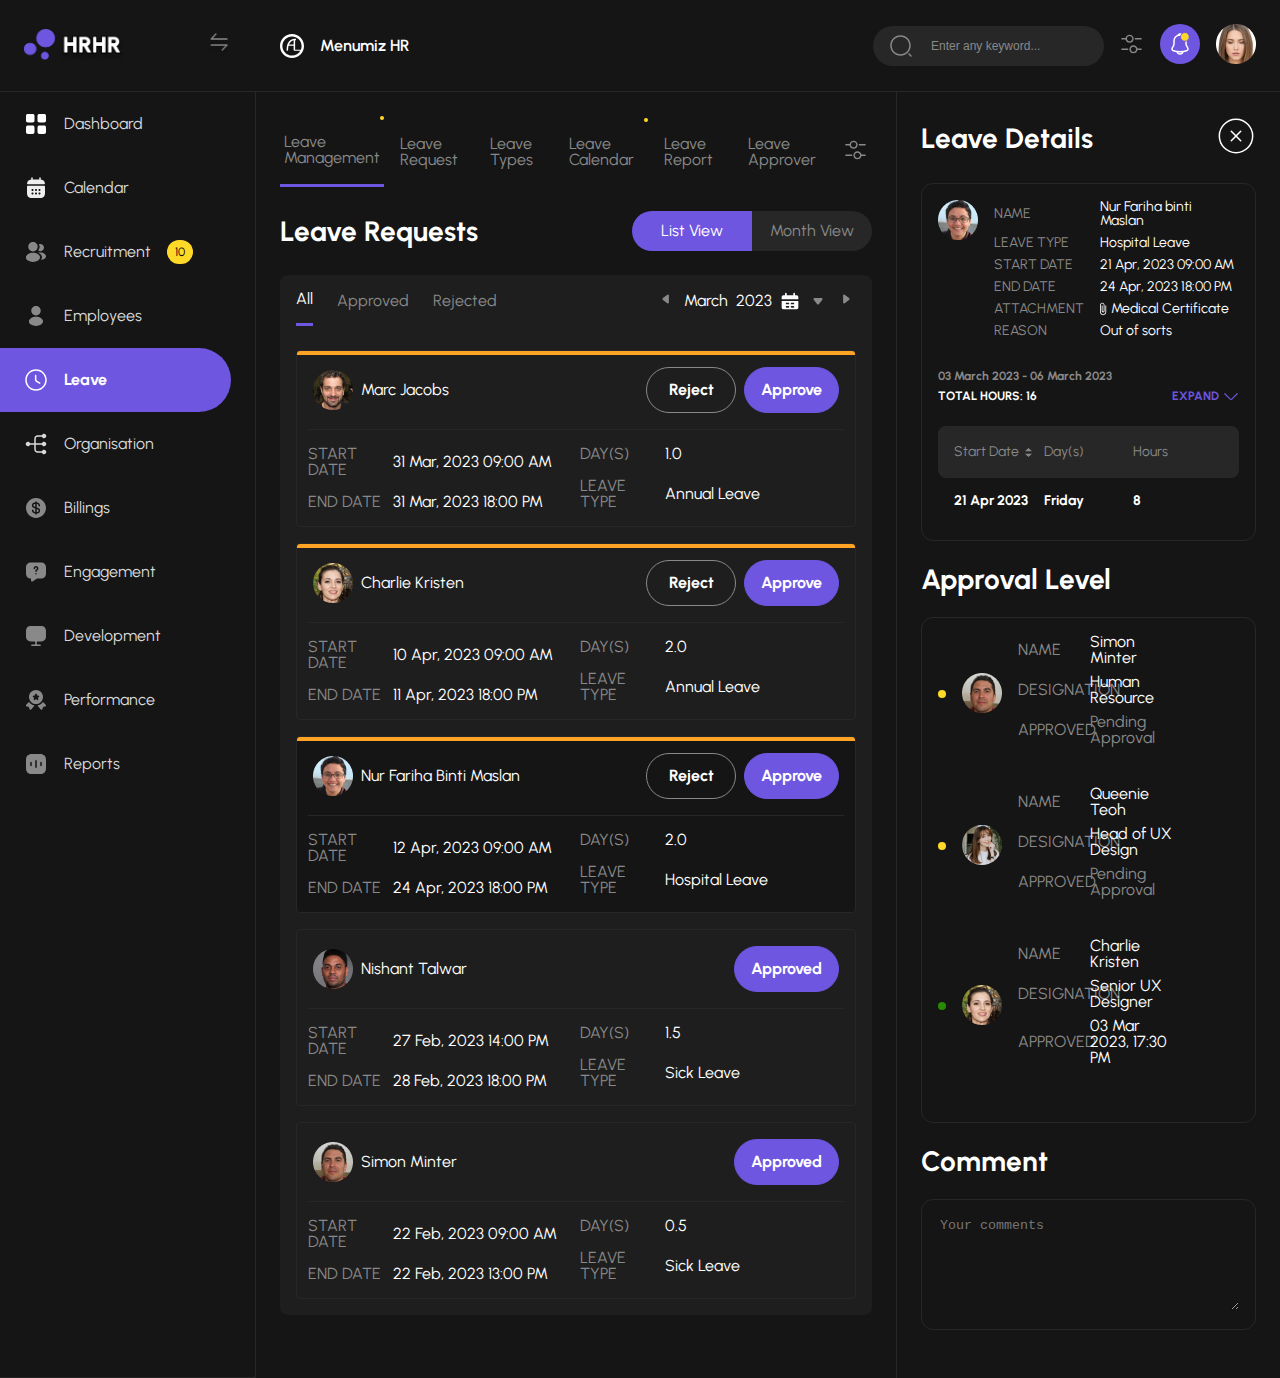
<file: leave-details.html>
<!DOCTYPE html>
<html lang="en">
	<head>
		<meta charset="UTF-8">
		<meta name="viewport" content="width=device-width, initial-scale=1.0">
		<meta http-equiv="X-UA-Compatible" content="ie=edge">
		<title>Leave Details | Menumiz HR</title>
		<link rel="stylesheet" href="assets/css/main.css">
		<link rel="preconnect" href="https://fonts.googleapis.com">
		<link rel="preconnect" href="https://fonts.gstatic.com" crossorigin>
		<link href="https://fonts.googleapis.com/css2?family=Urbanist:ital,wght@0,100..900;1,100..900&display=swap" rel="stylesheet">
	</head>
	<body>
		<!-- HEADER -->
		<header id="header">
			<div class="header-left">
				<a href="#">
					<img src="assets/img/logo-hrhr.png" alt="HRHR logo" width="100" height="31" />
				</a>
				<a href="#">
					<img src="assets/img/icon-toggle.png" alt="toggle" width="24" height="29" />
				</a>	
			</div>

			<div class="header-center">
				<img src="assets/img/logo-menumiz-hr.svg" alt="Menumiz logo" width="24" height="24"  />
				<p class="semibold">Menumiz HR</p>
			</div>
			
			<div class="header-right">
				<div class="search-wrapper">
					<img src="assets/img/icon-search.svg" alt="Search icon" width="24" height="24" />
					<form role="search">
						<input type="search" placeholder="Enter any keyword..." />
					</form>
				</div>
				
				<a href="#">
					<img src="assets/img/icon-settings.svg" alt="Settings icon" width="24" height="24" />
				</a>
				
				<a href="#">
					<img src="assets/img/icon-notification-active.svg" alt="Notification icon" width="40" height="40" />
				</a>
				
				<a href="#">
					<img src="assets/img/avatar-user.png" alt="Notification icon" width="40" height="40" />
				</a>
			</div>
		</header>

		<!-- MAIN -->
		<main id="dashboard" class="dashboard">
			<!-- Sidebar -->
			<section id="sidebar" class="sidebar">
				<ul>
					<li>
						<a href="#" class="sidebar-link--dashboard">
							<svg width="24" height="24" viewBox="0 0 24 24" fill="none" xmlns="http://www.w3.org/2000/svg">
								<path d="M22 8.52V3.98C22 2.57 21.36 2 19.77 2L15.73 2C14.14 2 13.5 2.57 13.5 3.98V8.51C13.5 9.93 14.14 10.49 15.73 10.49H19.77C21.36 10.5 22 9.93 22 8.52Z" fill="white"/>
								<path d="M22 19.77V15.73C22 14.14 21.36 13.5 19.77 13.5H15.73C14.14 13.5 13.5 14.14 13.5 15.73V19.77C13.5 21.36 14.14 22 15.73 22H19.77C21.36 22 22 21.36 22 19.77Z" fill="white"/>
								<path d="M10.5 8.52V3.98C10.5 2.57 9.86 2 8.27 2L4.23 2C2.64 2 2 2.57 2 3.98L2 8.51C2 9.93 2.64 10.49 4.23 10.49H8.27C9.86 10.5 10.5 9.93 10.5 8.52Z" fill="white"/>
								<path d="M10.5 19.77V15.73C10.5 14.14 9.86 13.5 8.27 13.5H4.23C2.64 13.5 2 14.14 2 15.73L2 19.77C2 21.36 2.64 22 4.23 22H8.27C9.86 22 10.5 21.36 10.5 19.77Z" fill="white"/>
							</svg>
							Dashboard
						</a>
					</li>
					<li>
						<a href="#">
							<svg width="24" height="24" viewBox="0 0 24 24" fill="none" xmlns="http://www.w3.org/2000/svg">
								<path d="M16.75 3.56V2C16.75 1.59 16.41 1.25 16 1.25C15.59 1.25 15.25 1.59 15.25 2V3.5H8.74999V2C8.74999 1.59 8.40999 1.25 7.99999 1.25C7.58999 1.25 7.24999 1.59 7.24999 2V3.56C4.54999 3.81 3.23999 5.42 3.03999 7.81C3.01999 8.1 3.25999 8.34 3.53999 8.34H20.46C20.75 8.34 20.99 8.09 20.96 7.81C20.76 5.42 19.45 3.81 16.75 3.56Z" fill="#EEEEEE"/>
								<path d="M20 9.84H4C3.45 9.84 3 10.29 3 10.84L3 17C3 20 4.5 22 8 22H16C19.5 22 21 20 21 17V10.84C21 10.29 20.55 9.84 20 9.84ZM9.21 18.21C9.16 18.25 9.11 18.3 9.06 18.33C9 18.37 8.94 18.4 8.88 18.42C8.82 18.45 8.76 18.47 8.7 18.48C8.63 18.49 8.57 18.5 8.5 18.5C8.37 18.5 8.24 18.47 8.12 18.42C7.99 18.37 7.89 18.3 7.79 18.21C7.61 18.02 7.5 17.76 7.5 17.5C7.5 17.24 7.61 16.98 7.79 16.79C7.89 16.7 7.99 16.63 8.12 16.58C8.3 16.5 8.5 16.48 8.7 16.52C8.76 16.53 8.82 16.55 8.88 16.58C8.94 16.6 9 16.63 9.06 16.67C9.11 16.71 9.16 16.75 9.21 16.79C9.39 16.98 9.5 17.24 9.5 17.5C9.5 17.76 9.39 18.02 9.21 18.21ZM9.21 14.71C9.02 14.89 8.76 15 8.5 15C8.24 15 7.98 14.89 7.79 14.71C7.61 14.52 7.5 14.26 7.5 14C7.5 13.74 7.61 13.48 7.79 13.29C8.07 13.01 8.51 12.92 8.88 13.08C9.01 13.13 9.12 13.2 9.21 13.29C9.39 13.48 9.5 13.74 9.5 14C9.5 14.26 9.39 14.52 9.21 14.71ZM12.71 18.21C12.52 18.39 12.26 18.5 12 18.5C11.74 18.5 11.48 18.39 11.29 18.21C11.11 18.02 11 17.76 11 17.5C11 17.24 11.11 16.98 11.29 16.79C11.66 16.42 12.34 16.42 12.71 16.79C12.89 16.98 13 17.24 13 17.5C13 17.76 12.89 18.02 12.71 18.21ZM12.71 14.71C12.66 14.75 12.61 14.79 12.56 14.83C12.5 14.87 12.44 14.9 12.38 14.92C12.32 14.95 12.26 14.97 12.2 14.98C12.13 14.99 12.07 15 12 15C11.74 15 11.48 14.89 11.29 14.71C11.11 14.52 11 14.26 11 14C11 13.74 11.11 13.48 11.29 13.29C11.38 13.2 11.49 13.13 11.62 13.08C11.99 12.92 12.43 13.01 12.71 13.29C12.89 13.48 13 13.74 13 14C13 14.26 12.89 14.52 12.71 14.71ZM16.21 18.21C16.02 18.39 15.76 18.5 15.5 18.5C15.24 18.5 14.98 18.39 14.79 18.21C14.61 18.02 14.5 17.76 14.5 17.5C14.5 17.24 14.61 16.98 14.79 16.79C15.16 16.42 15.84 16.42 16.21 16.79C16.39 16.98 16.5 17.24 16.5 17.5C16.5 17.76 16.39 18.02 16.21 18.21ZM16.21 14.71C16.16 14.75 16.11 14.79 16.06 14.83C16 14.87 15.94 14.9 15.88 14.92C15.82 14.95 15.76 14.97 15.7 14.98C15.63 14.99 15.56 15 15.5 15C15.24 15 14.98 14.89 14.79 14.71C14.61 14.52 14.5 14.26 14.5 14C14.5 13.74 14.61 13.48 14.79 13.29C14.89 13.2 14.99 13.13 15.12 13.08C15.3 13 15.5 12.98 15.7 13.02C15.76 13.03 15.82 13.05 15.88 13.08C15.94 13.1 16 13.13 16.06 13.17C16.11 13.21 16.16 13.25 16.21 13.29C16.39 13.48 16.5 13.74 16.5 14C16.5 14.26 16.39 14.52 16.21 14.71Z" fill="#EEEEEE"/>
							</svg>								
							Calendar
						</a>
					</li>
					<li>
						<a href="#">
							<svg width="24" height="24" viewBox="0 0 24 24" fill="none" xmlns="http://www.w3.org/2000/svg">
								<path d="M9 2C6.38 2 4.25 4.13 4.25 6.75C4.25 9.32 6.26 11.4 8.88 11.49C8.96 11.48 9.04 11.48 9.1 11.49C9.12 11.49 9.13 11.49 9.15 11.49C9.16 11.49 9.16 11.49 9.17 11.49C11.73 11.4 13.74 9.32 13.75 6.75C13.75 4.13 11.62 2 9 2Z" fill="#898989"/>
								<path d="M14.08 14.15C11.29 12.29 6.74002 12.29 3.93002 14.15C2.66002 15 1.96002 16.15 1.96002 17.38C1.96002 18.61 2.66002 19.75 3.92002 20.59C5.32002 21.53 7.16002 22 9.00002 22C10.84 22 12.68 21.53 14.08 20.59C15.34 19.74 16.04 18.6 16.04 17.36C16.03 16.13 15.34 14.99 14.08 14.15Z" fill="#898989"/>
								<path d="M19.99 7.34001C20.15 9.28001 18.77 10.98 16.86 11.21C16.85 11.21 16.85 11.21 16.84 11.21H16.81C16.75 11.21 16.69 11.21 16.64 11.23C15.67 11.28 14.78 10.97 14.11 10.4C15.14 9.48001 15.73 8.10001 15.61 6.60001C15.54 5.79001 15.26 5.05001 14.84 4.42001C15.22 4.23001 15.66 4.11001 16.11 4.07001C18.07 3.90001 19.82 5.36001 19.99 7.34001Z" fill="#898989"/>
								<path d="M21.99 16.59C21.91 17.56 21.29 18.4 20.25 18.97C19.25 19.52 17.99 19.78 16.74 19.75C17.46 19.1 17.88 18.29 17.96 17.43C18.06 16.19 17.47 15 16.29 14.05C15.62 13.52 14.84 13.1 13.99 12.79C16.2 12.15 18.98 12.58 20.69 13.96C21.61 14.7 22.08 15.63 21.99 16.59Z" fill="#898989"/>
							</svg>
							Recruitment
							<span class="chicklet">10</span>
						</a>
					</li>
					<li>
						<a href="#">
							<svg width="24" height="24" viewBox="0 0 24 24" fill="none" xmlns="http://www.w3.org/2000/svg">
								<path d="M12 2C9.38 2 7.25 4.13 7.25 6.75C7.25 9.32 9.26 11.4 11.88 11.49C11.96 11.48 12.04 11.48 12.1 11.49C12.12 11.49 12.13 11.49 12.15 11.49C12.16 11.49 12.16 11.49 12.17 11.49C14.73 11.4 16.74 9.32 16.75 6.75C16.75 4.13 14.62 2 12 2Z" fill="#898989"/>
								<path d="M17.08 14.15C14.29 12.29 9.74002 12.29 6.93002 14.15C5.66002 15 4.96002 16.15 4.96002 17.38C4.96002 18.61 5.66002 19.75 6.92002 20.59C8.32002 21.53 10.16 22 12 22C13.84 22 15.68 21.53 17.08 20.59C18.34 19.74 19.04 18.6 19.04 17.36C19.03 16.13 18.34 14.99 17.08 14.15Z" fill="#898989"/>
							</svg>
							Employees
						</a>
					</li>
					<li>
						<a href="#" class="is-active">
							<svg width="24" height="24" viewBox="0 0 24 24" fill="none" xmlns="http://www.w3.org/2000/svg">
								<path d="M12 22.75C6.07 22.75 1.25 17.93 1.25 12C1.25 6.07 6.07 1.25 12 1.25C17.93 1.25 22.75 6.07 22.75 12C22.75 17.93 17.93 22.75 12 22.75ZM12 2.75C6.9 2.75 2.75 6.9 2.75 12C2.75 17.1 6.9 21.25 12 21.25C17.1 21.25 21.25 17.1 21.25 12C21.25 6.9 17.1 2.75 12 2.75Z" fill="white"/>
								<path d="M15.71 15.93C15.58 15.93 15.45 15.9 15.33 15.82L12.23 13.97C11.46 13.51 10.89 12.5 10.89 11.61V7.50999C10.89 7.09999 11.23 6.75999 11.64 6.75999C12.05 6.75999 12.39 7.09999 12.39 7.50999V11.61C12.39 11.97 12.69 12.5 13 12.68L16.1 14.53C16.46 14.74 16.57 15.2 16.36 15.56C16.21 15.8 15.96 15.93 15.71 15.93Z" fill="white"/>
							</svg>
							Leave
						</a>
					</li>
					<li>
						<a href="#">
							<svg width="24" height="24" viewBox="0 0 24 24" fill="none" xmlns="http://www.w3.org/2000/svg">
								<path fill-rule="evenodd" clip-rule="evenodd" d="M20 6.25C21.2426 6.25 22.25 5.24264 22.25 4C22.25 2.75736 21.2426 1.75 20 1.75C19.0203 1.75 18.1869 2.37611 17.878 3.25L14 3.25C11.58 3.25 10.25 4.58 10.25 7V11.25H6.12197C5.81309 10.3761 4.97966 9.75 4 9.75C2.75736 9.75 1.75 10.7574 1.75 12C1.75 13.2426 2.75736 14.25 4 14.25C4.97966 14.25 5.81309 13.6239 6.12197 12.75H10.25V17C10.25 19.42 11.58 20.75 14 20.75H17.878C18.1869 21.6239 19.0203 22.25 20 22.25C21.2426 22.25 22.25 21.2426 22.25 20C22.25 18.7574 21.2426 17.75 20 17.75C19.0203 17.75 18.1869 18.3761 17.878 19.25H14C12.42 19.25 11.75 18.58 11.75 17V12.75H17.878C18.1869 13.6239 19.0203 14.25 20 14.25C21.2426 14.25 22.25 13.2426 22.25 12C22.25 10.7574 21.2426 9.75 20 9.75C19.0203 9.75 18.1869 10.3761 17.878 11.25H11.75V7C11.75 5.42 12.42 4.75 14 4.75H17.878C18.1869 5.62389 19.0203 6.25 20 6.25Z" fill="#D9D9D9"/>
							</svg>
							Organisation
						</a>
					</li>
					<li>
						<a href="#">
							<svg width="24" height="24" viewBox="0 0 24 24" fill="none" xmlns="http://www.w3.org/2000/svg">
								<path d="M12.75 15.92H13.4C14.05 15.92 14.59 15.34 14.59 14.64C14.59 13.77 14.28 13.6 13.77 13.42L12.76 13.07V15.92H12.75Z" fill="#898989"/>
								<path d="M11.97 1.9C6.45001 1.92 1.98001 6.41 2.00001 11.93C2.02001 17.45 6.51001 21.92 12.03 21.9C17.55 21.88 22.02 17.39 22 11.87C21.98 6.35 17.49 1.89 11.97 1.9ZM14.26 12C15.04 12.27 16.09 12.85 16.09 14.64C16.09 16.18 14.88 17.42 13.4 17.42H12.75V18C12.75 18.41 12.41 18.75 12 18.75C11.59 18.75 11.25 18.41 11.25 18V17.42H10.89C9.25001 17.42 7.92001 16.04 7.92001 14.34C7.92001 13.93 8.26001 13.59 8.67001 13.59C9.08001 13.59 9.42001 13.93 9.42001 14.34C9.42001 15.21 10.08 15.92 10.89 15.92H11.25V12.54L9.74001 12C8.96001 11.73 7.91001 11.15 7.91001 9.36C7.91001 7.82 9.12001 6.58 10.6 6.58H11.25V6C11.25 5.59 11.59 5.25 12 5.25C12.41 5.25 12.75 5.59 12.75 6V6.58L13.11 6.58C14.75 6.58 16.08 7.96 16.08 9.66C16.08 10.07 15.74 10.41 15.33 10.41C14.92 10.41 14.58 10.07 14.58 9.66C14.58 8.79 13.92 8.08 13.11 8.08H12.75V11.46L14.26 12Z" fill="#898989"/>
								<path d="M9.41998 9.37C9.41998 10.24 9.72998 10.41 10.24 10.59L11.25 10.94V8.08H10.6C9.94998 8.08 9.41998 8.66 9.41998 9.37Z" fill="#898989"/>
							</svg>
							Billings
						</a>
					</li>
					<li>
						<a href="#">
							<svg width="24" height="24" viewBox="0 0 24 24" fill="none" xmlns="http://www.w3.org/2000/svg">
								<path d="M17 2.43L7 2.43C4 2.43 2 4.43 2 7.43L2 13.43C2 16.43 4 18.43 7 18.43V20.56C7 21.36 7.89 21.84 8.55 21.39L13 18.43H17C20 18.43 22 16.43 22 13.43V7.43C22 4.43 20 2.43 17 2.43ZM12 14.6C11.58 14.6 11.25 14.26 11.25 13.85C11.25 13.44 11.58 13.1 12 13.1C12.42 13.1 12.75 13.44 12.75 13.85C12.75 14.26 12.42 14.6 12 14.6ZM13.26 10.45C12.87 10.71 12.75 10.88 12.75 11.16V11.37C12.75 11.78 12.41 12.12 12 12.12C11.59 12.12 11.25 11.78 11.25 11.37V11.16C11.25 10 12.1 9.43 12.42 9.21C12.79 8.96 12.91 8.79 12.91 8.53C12.91 8.03 12.5 7.62 12 7.62C11.5 7.62 11.09 8.03 11.09 8.53C11.09 8.94 10.75 9.28 10.34 9.28C9.93 9.28 9.59 8.94 9.59 8.53C9.59 7.2 10.67 6.12 12 6.12C13.33 6.12 14.41 7.2 14.41 8.53C14.41 9.67 13.57 10.24 13.26 10.45Z" fill="#898989"/>
							</svg>
							Engagement
						</a>
					</li>
					<li>
						<a href="#">
							<svg width="24" height="24" viewBox="0 0 24 24" fill="none" xmlns="http://www.w3.org/2000/svg">
								<path d="M17.56 2L6.41 2C3.98 2 2 3.98 2 6.41L2 12.91V13.11C2 15.55 3.98 17.52 6.41 17.52H10.25C10.8 17.52 11.25 17.97 11.25 18.52V19.49C11.25 20.04 10.8 20.49 10.25 20.49H7.83C7.42 20.49 7.08 20.83 7.08 21.24C7.08 21.65 7.41 22 7.83 22H16.18C16.59 22 16.93 21.66 16.93 21.25C16.93 20.84 16.59 20.5 16.18 20.5H13.76C13.21 20.5 12.76 20.05 12.76 19.5V18.53C12.76 17.98 13.21 17.53 13.76 17.53H17.57C20.01 17.53 21.98 15.55 21.98 13.12V12.92V6.42C21.97 3.98 19.99 2 17.56 2Z" fill="#898989"/>
							</svg>
							Development
						</a>
					</li>
					<li>
						<a href="#">
							<svg width="24" height="24" viewBox="0 0 24 24" fill="none" xmlns="http://www.w3.org/2000/svg">
								<path fill-rule="evenodd" clip-rule="evenodd" d="M5 9C5 5.13 8.13 2 12 2C15.87 2 19 5.13 19 9C19 10.45 18.57 11.78 17.83 12.89C16.75 14.49 15.04 15.62 13.05 15.91C12.71 15.97 12.36 16 12 16C11.64 16 11.29 15.97 10.95 15.91C8.96 15.62 7.25 14.49 6.17 12.89C5.43 11.78 5 10.45 5 9ZM14.23 9.61L15.06 8.78C15.55 8.29 15.39 7.8 14.72 7.69L13.65 7.51C13.46 7.48 13.25 7.32 13.17 7.16L12.58 5.98C12.26 5.34 11.74 5.34 11.42 5.98L10.83 7.16C10.75 7.32 10.54 7.48 10.36 7.51L9.29 7.69C8.61 7.8 8.45 8.29 8.94 8.78L9.79 9.61C9.93 9.75 10 10.03 9.96 10.22L9.72 11.25C9.53 12.06 9.96 12.37 10.68 11.95L11.68 11.36C11.86 11.25 12.16 11.25 12.34 11.36L13.34 11.95C14.06 12.38 14.49 12.06 14.3 11.25L14.06 10.22C14.01 10.02 14.09 9.75 14.23 9.61ZM2.69992 18.4701L4.34992 18.8601C4.71992 18.9501 5.00992 19.2301 5.08992 19.6001L5.43992 21.0701C5.62992 21.8701 6.64992 22.1201 7.17992 21.4901L10.1699 18.0501C10.4099 17.7701 10.2799 17.3301 9.91992 17.2401C8.14992 16.8101 6.55992 15.8201 5.38992 14.4101C5.19992 14.1801 4.85992 14.1501 4.64992 14.3601L2.42992 16.5801C1.66992 17.3401 1.93992 18.2901 2.69992 18.4701ZM21.25 18.4701L19.6 18.8601C19.23 18.9501 18.94 19.2301 18.86 19.6001L18.51 21.0701C18.32 21.8701 17.3 22.1201 16.77 21.4901L13.78 18.0501C13.54 17.7701 13.67 17.3301 14.03 17.2401C15.8 16.8101 17.39 15.8201 18.56 14.4101C18.75 14.1801 19.09 14.1501 19.3 14.3601L21.52 16.5801C22.28 17.3401 22.01 18.2901 21.25 18.4701Z" fill="#898989"/>
							</svg>
							Performance
						</a>
					</li>
					<li>
						<a href="#">
							<svg width="24" height="24" viewBox="0 0 24 24" fill="none" xmlns="http://www.w3.org/2000/svg">
								<path d="M16.19 2H7.81C4.17 2 2 4.17 2 7.81L2 16.19C2 19.83 4.17 22 7.81 22H16.19C19.83 22 22 19.83 22 16.19V7.81C22 4.17 19.83 2 16.19 2ZM7.75 13.6C7.75 14.01 7.41 14.35 7 14.35C6.59 14.35 6.25 14.01 6.25 13.6L6.25 10.4C6.25 9.99 6.59 9.65 7 9.65C7.41 9.65 7.75 9.99 7.75 10.4L7.75 13.6ZM12.75 15.34C12.75 15.75 12.41 16.09 12 16.09C11.59 16.09 11.25 15.75 11.25 15.34V8.66C11.25 8.25 11.59 7.91 12 7.91C12.41 7.91 12.75 8.25 12.75 8.66V15.34ZM17.75 13.6C17.75 14.01 17.41 14.35 17 14.35C16.59 14.35 16.25 14.01 16.25 13.6V10.4C16.25 9.99 16.59 9.65 17 9.65C17.41 9.65 17.75 9.99 17.75 10.4V13.6Z" fill="#898989"/>
							</svg>
							Reports
						</a>
					</li>
				</ul>
			</section>

			<!-- Main Content -->
			<section id="main-content" class="main-content with-sidebar">
				<!-- Nav Content -->
				<div class="nav-content">
					<a href="#" class="is-active with-notification">Leave Management</a>
					<a href="#">Leave Request</a>
					<a href="#">Leave Types</a>
					<a href="#"class="with-notification">Leave Calendar</a>
					<a href="#">Leave Report</a>
					<a href="#">Leave Approver</a>
					<a href="#"><img src="assets/img/icon-settings.svg" alt="Settings icon" width="24" height="24" /></a>
				</div>

				<!-- Leave Request -->
				<div class="headline-content">
					<h2>Leave Requests</h2>
					<div class="tab-links">
						<a href="#" class="is-active">List View</a>
						<a href="#">Month View</a>
					</div>
				</div>

				<!-- Table Content -->
        		<div class="table-content">
					<div class="table-content--header">
						<div class="tabs">
							<a href="#" class="is-active">All</a>
							<a href="#">Approved</a>
							<a href="#">Rejected</a>
						</div>

						<div class="date">
							<a href="#">
								<img src="assets/img/icon-arrow-left.svg" alt="arrow left icon" width="20" height="20" />
							</a>
							<div class="range">
								<strong>March</strong> 2023
								<a href="#">
									<img src="assets/img/icon-date-range.svg" alt="date range icon" width="20" height="20" />
									<img src="assets/img/icon-arrow-down.svg" alt="arrow down icon" width="20" height="20" />
								</a>
							</div>
							<a href="#">
								<img src="assets/img/icon-arrow-right.svg" alt="arrow right icon" width="20" height="20" />
							</a>
						</div>
					</div>

					<div class="table-content--body">
						<div class="table-item--user">
							<div class="user-header">
								<div class="user-avatar">
									<img src="assets/img/avatar-mark-jacobs.png" alt="Marc Jacobs avatar" width="40" height="40" />
									Marc Jacobs
								</div>
								<div class="btn-links">
									<a href="#" class="btn btn-secondary">Reject</a>
									<a href="#" class="btn btn-primary">Approve</a>
								</div>
							</div>
							<div class="user-body">
								<div class="user-body--left">
									<div class="user-wrap date-start">
										<div>Start Date</div>
										<div>31 Mar, 2023 09:00 AM</div>
									</div>

									<div class="user-wrap date-end">
										<div>End Date</div>
										<div>31 Mar, 2023 18:00 PM</div>
									</div>
								</div>

								<div class="user-body--right">
									<div class="user-wrap days">
										<div>Day(s)</div>
										<div>1.0</div>
									</div>
									
									<div class="user-wrap type">
										<div>Leave Type</div>
										<div>Annual Leave</div>
									</div>
								</div>
							</div>
						</div>

						<div class="table-item--user">
							<div class="user-header">
								<div class="user-avatar">
									<img src="assets/img/avatar-charlie-kristen.png" alt="Charlie Kristen avatar" width="40" height="40" />
									Charlie Kristen
								</div>
								<div class="btn-links">
									<a href="#" class="btn btn-secondary">Reject</a>
									<a href="#" class="btn btn-primary">Approve</a>
								</div>
							</div>
							<div class="user-body">
								<div class="user-body--left">
									<div class="user-wrap date-start">
										<div>Start Date</div>
										<div>10 Apr, 2023 09:00 AM</div>
									</div>

									<div class="user-wrap date-end">
										<div>End Date</div>
										<div>11 Apr, 2023 18:00 PM</div>
									</div>
								</div>

								<div class="user-body--right">
									<div class="user-wrap days">
										<div>Day(s)</div>
										<div>2.0</div>
									</div>
									
									<div class="user-wrap type">
										<div>Leave Type</div>
										<div>Annual Leave</div>
									</div>
								</div>
							</div>
						</div>

						<div class="table-item--user is-active">
							<div class="user-header">
								<div class="user-avatar">
									<img src="assets/img/avatar-nur-maslan.png" alt="Charlie Kristen avatar" width="40" height="40" />
									Nur Fariha Binti Maslan
								</div>
								<div class="btn-links">
									<a href="#" class="btn btn-secondary">Reject</a>
									<a href="#" class="btn btn-primary">Approve</a>
								</div>
							</div>
							<div class="user-body">
								<div class="user-body--left">
									<div class="user-wrap date-start">
										<div>Start Date</div>
										<div>12 Apr, 2023 09:00 AM</div>
									</div>

									<div class="user-wrap date-end">
										<div>End Date</div>
										<div>24 Apr, 2023 18:00 PM</div>
									</div>
								</div>

								<div class="user-body--right">
									<div class="user-wrap days">
										<div>Day(s)</div>
										<div>2.0</div>
									</div>
									
									<div class="user-wrap type">
										<div>Leave Type</div>
										<div>Hospital Leave</div>
									</div>
								</div>
							</div>
						</div>

						<div class="table-item--user is-approved">
							<div class="user-header">
								<div class="user-avatar">
									<img src="assets/img/avatar-nishant-talwar.png" alt="Charlie Kristen avatar" width="40" height="40" />
									Nishant Talwar
								</div>
								<div class="btn-links">
									<a href="#" class="btn btn-primary">Approved</a>
								</div>
							</div>
							<div class="user-body">
								<div class="user-body--left">
									<div class="user-wrap date-start">
										<div>Start Date</div>
										<div>27 Feb, 2023 14:00 PM</div>
									</div>

									<div class="user-wrap date-end">
										<div>End Date</div>
										<div>28 Feb, 2023 18:00 PM</div>
									</div>
								</div>

								<div class="user-body--right">
									<div class="user-wrap days">
										<div>Day(s)</div>
										<div>1.5</div>
									</div>
									
									<div class="user-wrap type">
										<div>Leave Type</div>
										<div>Sick Leave</div>
									</div>
								</div>
							</div>
						</div>

						<div class="table-item--user is-approved">
							<div class="user-header">
								<div class="user-avatar">
									<img src="assets/img/avatar-simon-minter.png" alt="Simon Minter avatar" width="40" height="40" />
									Simon Minter
								</div>
								<div class="btn-links">
									<a href="#" class="btn btn-primary">Approved</a>
								</div>
							</div>
							<div class="user-body">
								<div class="user-body--left">
									<div class="user-wrap date-start">
										<div>Start Date</div>
										<div>22 Feb, 2023 09:00 AM</div>
									</div>

									<div class="user-wrap date-end">
										<div>End Date</div>
										<div>22 Feb, 2023 13:00 PM</div>
									</div>
								</div>

								<div class="user-body--right">
									<div class="user-wrap days">
										<div>Day(s)</div>
										<div>0.5</div>
									</div>
									
									<div class="user-wrap type">
										<div>Leave Type</div>
										<div>Sick Leave</div>
									</div>
								</div>
							</div>
						</div>
					</div>
				</div>
			</section>

			<section id="details" class="sidebar-details">
				<div class="sidebar-details--wrapper">
					<div class="sidebar-details--header">
						<h2>Leave Details</h2>
						<a href="#">
						<img src="assets/img/icon-close-circle.svg" alt="Close icon" width="40" height="40" />
						</a>
					</div>

					<div class="sidebar-details--body">
						<div class="user-details">
						<img src="assets/img/avatar-nur-maslan.png" alt="Nur Maslan avatar" width="40" height="40" />

						<div class="detail-cols">
							<div>
							<span>Name</span>
							<span>Nur Fariha binti Maslan</span>
							</div>
							<div>
							<span>Leave Type</span>
							<span>Hospital Leave</span>
							</div>
							<div>
							<span>Start Date</span>
							<span>21 Apr, 2023 09:00 AM</span>
							</div>
							<div>
							<span>End Date</span>
							<span>24 Apr, 2023 18:00 PM</span>
							</div>
							<div>
							<span>Attachment</span>
							<span>
								<img src="assets/img/icon-attachment.svg" alt="attachment icon" width="7" height="14" />
								Medical Certificate
							</span>
							</div>
							<div>
							<span>Reason</span>
							<span>Out of sorts</span>
							</div>
						</div>
						</div>

						<div class="user-dates">
						<div class="range">03 March 2023 - 06 March 2023</div>
						<div class="total-hours">
							<div class="total-hours--head">
							Total Hours: 16
							<a href="#">
								Expand
								<img src="assets/img/icon-arrow-down-blue.svg" alt="Expand" width="16" height="7" />
							</a>
							</div>

							<div class="total-hours--body">
							<div class="filter-head">
								<a href="#">
								Start Date 
								<img src="assets/img/icon-sort.svg" alt="sort icon" />
								</a>
								<span>Day(s)</span>
								<span>Hours</span>
							</div>

							<div class="filter-body">
								<span>21 Apr 2023</span>
								<span>Friday</span>
								<span>8</span>
							</div>
							</div>
						</div>
						</div>
					</div>

					<div class="sidebar-details--header">
						<h2>Approval Level</h2>
					</div>

					<div class="sidebar-details--body">
						<div class="approval-item">
						<div class="bullet"></div>
						<div class="avatar"><img src="assets/img/avatar-simon-minter.png" alt="avatar" width="40" height="40" /></div>
						<div class="details">
							<div>
							<span>Name</span>
							<span>Simon Minter</span>
							</div>
							<div>
							<span>Designation</span>
							<span>Human Resource</span>
							</div>
							<div>
							<span>Approved</span>
							<span>Pending Approval</span>
							</div>
						</div>
						</div>

						<div class="approval-item">
						<div class="bullet"></div>
						<div class="avatar"><img src="assets/img/avatar-queenie-teoh.png" alt="avatar" width="40" height="40" /></div>
						<div class="details">
							<div>
							<span>Name</span>
							<span>Queenie Teoh</span>
							</div>
							<div>
							<span>Designation</span>
							<span>Head of UX Design</span>
							</div>
							<div>
							<span>Approved</span>
							<span>Pending Approval</span>
							</div>
						</div>
						</div>

						<div class="approval-item approved">
						<div class="bullet"></div>
						<div class="avatar"><img src="assets/img/avatar-charlie-kristen.png" alt="avatar" width="40" height="40" /></div>
						<div class="details">
							<div>
							<span>Name</span>
							<span>Charlie Kristen</span>
							</div>
							<div>
							<span>Designation</span>
							<span>Senior UX Designer</span>
							</div>
							<div>
							<span>Approved</span>
							<span>03 Mar 2023, 17:30 PM</span>
							</div>
						</div>
						</div>
					</div>

					<div class="sidebar-details--header">
						<h2>Comment</h2>
					</div>

					<div class="sidebar-details--body">
						<textarea name="textarea-comment" rows="6" placeholder="Your comments"></textarea>
					</div>
				</div>
			</section>
		</main>
	</body>
</html>
</file>
<file: assets/css/main.css>
*, *:before, *:after {
  box-sizing: border-box;
}

html, body, div, span, object, iframe, figure, h1, h2, h3, h4, h5, h6, p, blockquote, pre, a, code, em, img, small, strike, strong, sub, sup, tt, b, u, i, ol, ul, li, fieldset, form, label, table, caption, tbody, tfoot, thead, tr, th, td, main, canvas, embed, footer, header, nav, section, video {
  margin: 0;
  padding: 0;
  border: 0;
  font-size: 100%;
  font: inherit;
  line-height: 1;
  vertical-align: baseline;
  text-rendering: optimizeLegibility;
  -webkit-font-smoothing: antialiased;
  text-size-adjust: none;
}

footer, header, nav, section, main {
  display: block;
}

body {
  line-height: 1;
}

ol, ul {
  list-style: none;
}

blockquote, q {
  quotes: none;
}

blockquote:before, blockquote:after, q:before, q:after {
  content: "";
  content: none;
}

table {
  border-collapse: collapse;
  border-spacing: 0;
}

input {
  appearance: none;
  -webkit-appearance: none;
  border-radius: 0;
}

.thin {
  font-weight: 100;
}

.extralight {
  font-weight: 200;
}

.light {
  font-weight: 300;
}

.regular {
  font-weight: 400;
}

.semibold {
  font-weight: 600;
}

.bold {
  font-weight: 700;
}

.extrabold {
  font-weight: 800;
}

.black {
  font-weight: 900;
}

h2 {
  font-size: 28px;
  font-weight: 700;
}

h3 {
  font-size: 20px;
  font-weight: 600;
}

.btn {
  background: transparent;
  border-radius: 24px;
  display: block;
  font-weight: 700;
  min-width: 90px;
  padding: 14px 16px;
  text-align: center;
  text-decoration: none;
}

.btn-primary {
  background: #6E56E0;
  border: 1px solid #6E56E0;
  color: #FFFFFF;
  transition: all 0.3s ease-in-out;
}
.btn-primary:hover {
  background: #FFFFFF;
  border-color: #FFFFFF;
  color: #6E56E0;
  transition: all 0.3s ease-in-out;
}

.btn-secondary {
  border: 1px solid #898989;
  color: #FFFFFF;
  transition: all 0.3s ease-in-out;
}
.btn-secondary:hover {
  background: #FFFFFF;
  border-color: #FFFFFF;
  color: #898989;
  transition: all 0.3s ease-in-out;
}

.btn-tertiary {
  background: #303030;
  border-radius: 8px;
  color: #898989;
  transition: all 0.3s ease-in-out;
}
.btn-tertiary:hover {
  color: #FFFFFF;
  transition: all 0.3s ease-in-out;
}

.search-wrapper {
  align-items: center;
  background: #272727;
  border-radius: 24px;
  color: #898989;
  display: flex;
  height: 40px;
  gap: 16px;
  padding: 0px 16px;
  width: 280px;
}
.search-wrapper input {
  background: #272727;
  color: #898989;
  border: 0;
  font-size: 12px;
  outline: 0;
}
.search-wrapper input::placeholder {
  color: #898989;
}
.search-wrapper input::-webkit-search-cancel-button {
  filter: invert(1);
  position: relative;
  right: 20px;
}

.checkbox-wrapper {
  display: block;
  cursor: pointer;
  padding-left: 20px;
  position: relative;
  -webkit-user-select: none;
  -moz-user-select: none;
  -ms-user-select: none;
  user-select: none;
}
.checkbox-wrapper input {
  cursor: pointer;
  height: 0;
  opacity: 0;
  position: absolute;
  width: 0;
}
.checkbox-wrapper input:checked ~ .checkmark {
  background-color: #6E56E0;
}
.checkbox-wrapper input:checked ~ .checkmark:after {
  display: block;
}
.checkbox-wrapper .checkmark {
  background-color: transparent;
  border: 1px solid #FFF;
  border-radius: 4px;
  height: 16px;
  left: 0;
  position: absolute;
  top: 0;
  width: 16px;
}
.checkbox-wrapper .checkmark::after {
  border: solid white;
  border-width: 0 1px 1px 0;
  content: "";
  display: none;
  height: 10px;
  left: 4px;
  position: absolute;
  top: 0px;
  -webkit-transform: rotate(45deg);
  -ms-transform: rotate(45deg);
  transform: rotate(45deg);
  width: 6px;
}
.checkbox-wrapper:hover input ~ .checkmark {
  background-color: #6E56E0;
}

textarea {
  background: transparent;
  border: 0;
  color: #898989;
  width: 100%;
}

.modal {
  height: 100vh;
  justify-content: center;
  left: 0;
  position: absolute;
  top: 0;
  width: 100vw;
  z-index: 100;
}

.modal-wrapper {
  background: rgba(0, 0, 0, 0.8);
  align-items: center;
  display: flex;
  height: 100vh;
  justify-content: center;
  position: relative;
  width: 100vw;
}

.modal-overlay {
  backdrop-filter: blur(2px);
  filter: blur(2px);
  -webkit-filter: blur(2px);
  height: 100vh;
  left: 0;
  position: absolute;
  top: 0;
  width: 100vw;
  z-index: 1;
}

.modal-box {
  background: #1E1E1E;
  border-radius: 12px;
  display: flex;
  flex-direction: column;
  justify-content: space-between;
  min-height: 266px;
  padding: 16px 24px;
  width: 600px;
  z-index: 2;
}
.modal-box .modal-head {
  align-items: center;
  border-bottom: 1px solid #272727;
  color: #FFFFFF;
  display: flex;
  padding-bottom: 16px;
  justify-content: space-between;
}
.modal-box .modal-body {
  color: #FFFFFF;
  font-size: 20px;
  line-height: 1.4;
  padding: 0 32px;
  text-align: center;
}
.modal-box .modal-footer {
  align-items: center;
  border-top: 1px solid #272727;
  display: flex;
  justify-content: space-between;
  padding-top: 16px;
}

#header {
  align-items: center;
  border-bottom: 1px solid #272727;
  display: flex;
}
#header > div {
  align-items: center;
  display: flex;
  padding: 24px;
}
#header .header-left {
  justify-content: space-between;
  width: 20%;
}
#header .header-center {
  gap: 16px;
  width: 50%;
}
#header .header-right {
  gap: 16px;
  justify-content: flex-end;
  width: 30%;
}

.home {
  align-items: center;
  color: #FFF;
  display: flex;
  flex-direction: column;
  justify-content: center;
  min-height: 100vh;
}
.home section {
  max-width: 400px;
  margin: 0px auto;
}
.home section > div {
  font-size: 14px;
}
.home section > div a {
  font-size: 14px;
  text-transform: uppercase;
}
.home h1 {
  font-size: 40px;
  font-weight: 700;
}
.home li {
  margin-top: 24px;
}
.home a {
  color: white;
  font-size: 18px;
}
.home a:hover {
  color: #6E56E0;
}

.dashboard {
  display: flex;
}

.main-content {
  padding: 24px;
  width: 80%;
}
.main-content.with-sidebar {
  width: 50%;
}

.sidebar-details {
  padding: 24px;
  width: 30%;
}

.nav-content {
  align-items: center;
  display: flex;
  gap: 12px;
}
.nav-content a {
  color: #898989;
  display: block;
  text-decoration: none;
  padding: 18px 4px;
  position: relative;
  z-index: 1;
}
.nav-content a:hover {
  color: white;
}
.nav-content a.is-active {
  border-bottom: 3px solid #6E56E0;
}
.nav-content a.with-notification::before {
  background: #FFD928;
  border-radius: 50%;
  content: "";
  height: 4px;
  position: absolute;
  right: 0;
  top: 0;
  width: 4px;
  z-index: 2;
}

.headline-content {
  align-items: center;
  display: flex;
  justify-content: space-between;
  padding: 24px 0px;
}
.headline-content .tab-links {
  align-items: center;
  border-radius: 24px;
  display: flex;
  overflow: hidden;
  width: 240px;
}
.headline-content .tab-links a {
  align-items: center;
  background: #272727;
  color: #898989;
  display: flex;
  height: 40px;
  justify-content: center;
  text-decoration: none;
  width: 120px;
}
.headline-content .tab-links a.is-active {
  background: #6E56E0;
  color: #FFFFFF;
}

.table-content {
  background: #1E1E1E;
  border-radius: 8px;
  padding: 0px 16px;
}
.table-content .table-content--header {
  align-items: center;
  display: flex;
  justify-content: space-between;
}
.table-content .tabs {
  align-items: center;
  display: flex;
  gap: 24px;
}
.table-content .tabs a {
  color: #898989;
  display: block;
  padding: 16px 0px;
  text-decoration: none;
}
.table-content .tabs a.is-active {
  border-bottom: 3px solid #6E56E0;
  color: #FFFFFF;
}
.table-content .date {
  align-items: center;
  display: flex;
  gap: 8px;
}
.table-content .date > a {
  display: inline-block;
}
.table-content .date .range {
  align-items: center;
  display: flex;
  gap: 8px;
}
.table-content .date .range > a {
  align-items: center;
  display: flex;
  gap: 8px;
}
.table-content .table-content--body {
  padding: 0px 0px 16px;
  margin: 24px 0px;
}
.table-content .table-content--body .table-filter {
  align-items: center;
  background: #272727;
  border-radius: 8px;
  display: flex;
  padding: 16px;
}
.table-content .table-content--body .table-items {
  align-items: center;
  background: transparent;
  border-bottom: 1px solid #272727;
  border-radius: 8px;
  display: flex;
  gap: 8px;
  padding: 16px;
  transition: all 0.3s ease-in-out;
}
.table-content .table-content--body .table-items:hover {
  background: #272727;
  border-radius: 0;
  transition: all 0.3s ease-in-out;
}
.table-content .table-content--body .table-items .table-col {
  color: #FFFFFF;
}
.table-content .table-content--body .table-col {
  align-items: center;
  color: #898989;
  display: flex;
  gap: 8px;
  text-transform: uppercase;
}
.table-content .table-content--body .table-col--1 {
  width: 10%;
}
.table-content .table-content--body .table-col--2 {
  width: 20%;
}
.table-content .table-content--body .table-col--3 {
  width: 20%;
}
.table-content .table-content--body .table-col--4 {
  width: 10%;
}
.table-content .table-content--body .table-col--5 {
  width: 20%;
}
.table-content .table-content--body .table-col--6 {
  justify-content: space-between;
  width: 30%;
}
.table-content .table-content--body .table-checkbox {
  align-items: center;
  display: flex;
}
.table-content .table-content--body .table-notification {
  padding-bottom: 12px;
  width: 9%;
}
.table-content .table-content--body .checkbox-notification {
  background: #FFD928;
  border-radius: 50%;
  height: 8px;
  position: relative;
  top: 8px;
  width: 8px;
}
.table-content .table-content--body .checkbox-notification.approved {
  background: #288A05;
}
.table-content .table-content--body .btn-links {
  align-items: center;
  display: flex;
  gap: 8px;
}
.table-content .table-content--body .btn-links.approved {
  align-items: flex-end;
  flex-direction: column;
  width: 202px;
}
.table-content .table-content--footer {
  align-items: center;
  display: flex;
  justify-content: space-between;
  padding-bottom: 24px;
}

.table-item--user {
  border-radius: 4px;
  border: 1px solid #272727;
  margin: 16px 0px 0px;
  overflow: hidden;
  position: relative;
  transition: all 0.3s ease-in-out;
}
.table-item--user:hover {
  background: #151515;
  transition: all 0.3s ease-in-out;
}
.table-item--user::before {
  content: "";
  background: #FFA424;
  height: 4px;
  left: 0;
  position: absolute;
  top: 0;
  width: 100%;
  z-index: 2;
}
.table-item--user.is-approved::before {
  display: none;
}
.table-item--user.is-active {
  background: #151515;
}
.table-item--user .user-header {
  align-items: center;
  display: flex;
  justify-content: space-between;
  padding: 16px;
}
.table-item--user .user-header .user-avatar {
  align-items: center;
  display: flex;
  gap: 8px;
}
.table-item--user .user-body {
  align-items: center;
  border-top: 1px solid #272727;
  display: flex;
  gap: 8px;
  margin: 0px auto;
  padding: 0px 0px 16px;
  width: 96%;
}
.table-item--user .user-body > div {
  width: 50%;
}
.table-item--user .user-body .user-body--left > div {
  align-items: center;
  display: flex;
}
.table-item--user .user-body .user-body--right > div {
  align-items: center;
  display: flex;
}
.table-item--user .user-body .user-wrap {
  align-items: center;
  display: flex;
  gap: 8px;
}
.table-item--user .user-body .user-wrap > div {
  margin-top: 16px;
}
.table-item--user .user-body .user-wrap > div:first-child {
  color: #898989;
  text-transform: uppercase;
  width: 30%;
}
.table-item--user .user-body .user-wrap > div:last-child {
  width: 70%;
}

.sidebar {
  border-color: #272727;
  border-bottom-width: 1px;
  border-right-width: 1px;
  border-style: solid;
  width: 20%;
}
.sidebar ul {
  list-style: none;
  margin: 0px;
  padding: 0px;
}
.sidebar ul li {
  padding-right: 24px;
}
.sidebar ul a {
  align-items: center;
  background: transparent;
  border-radius: 0px 32px 32px 0px;
  color: #D9D9D9;
  display: flex;
  gap: 16px;
  padding: 20px 24px;
  text-decoration: none;
  transition: all 0.3s ease-in-out;
}
.sidebar ul a:hover {
  background: #6E56E0;
  border-radius: 0px 32px 32px 0px;
  color: white;
  font-weight: 700;
  transition: all 0.3s ease-in-out;
}
.sidebar ul a svg {
  fill: white !important;
}
.sidebar ul .is-active {
  background: #6E56E0;
  border-radius: 0px 32px 32px 0px;
  color: white;
  font-weight: 700;
  transition: all 0.3s ease-in-out;
}
.sidebar ul .chicklet {
  background: #FFD928;
  border-radius: 16px;
  color: #000000;
  font-size: 12px;
  line-height: 1;
  padding: 6px 8px;
}

.sidebar-details {
  border-left: 1px solid #272727;
}
.sidebar-details .sidebar-details--header {
  align-items: center;
  display: flex;
  justify-content: space-between;
  margin-bottom: 24px;
}
.sidebar-details .sidebar-details--body {
  border-radius: 12px;
  border: 1px solid #272727;
  margin-bottom: 24px;
  padding: 16px;
}
.sidebar-details .sidebar-details--body .user-details {
  display: flex;
  gap: 16px;
}
.sidebar-details .sidebar-details--body .user-details .detail-cols {
  font-size: 14px;
  width: 80%;
}
.sidebar-details .sidebar-details--body .user-details .detail-cols > div {
  align-items: center;
  display: flex;
  gap: 16px;
  margin-bottom: 8px;
}
.sidebar-details .sidebar-details--body .user-details .detail-cols > div span {
  display: block;
}
.sidebar-details .sidebar-details--body .user-details .detail-cols > div span:first-child {
  color: #898989;
  text-transform: uppercase;
  width: 40%;
}
.sidebar-details .sidebar-details--body .user-details .detail-cols > div span:last-child {
  align-items: center;
  display: flex;
  gap: 4px;
  width: 60%;
}
.sidebar-details .sidebar-details--body .user-dates {
  margin-top: 24px;
}
.sidebar-details .sidebar-details--body .user-dates .range {
  color: #898989;
  font-size: 12px;
  font-weight: 700;
}
.sidebar-details .sidebar-details--body .user-dates .total-hours {
  margin: 8px 0px;
}
.sidebar-details .sidebar-details--body .user-dates .total-hours .total-hours--head {
  align-items: center;
  color: #FFFFFF;
  display: flex;
  font-size: 12px;
  font-weight: 700;
  justify-content: space-between;
  text-transform: uppercase;
}
.sidebar-details .sidebar-details--body .user-dates .total-hours .total-hours--head a {
  align-items: center;
  color: #6E56E0;
  display: flex;
  gap: 4px;
  text-decoration: none;
}
.sidebar-details .sidebar-details--body .user-dates .total-hours .total-hours--body .filter-head {
  align-items: center;
  background: #272727;
  border-radius: 8px;
  color: #898989;
  display: flex;
  font-size: 14px;
  padding: 16px;
  text-transform: upppercase;
  margin: 24px 0px 8px;
}
.sidebar-details .sidebar-details--body .user-dates .total-hours .total-hours--body .filter-head a {
  align-items: center;
  color: #898989;
  display: flex;
  text-decoration: none;
  width: 33.33%;
}
.sidebar-details .sidebar-details--body .user-dates .total-hours .total-hours--body .filter-head span {
  width: 33.33%;
}
.sidebar-details .sidebar-details--body .user-dates .total-hours .total-hours--body .filter-body {
  align-items: center;
  display: flex;
  font-size: 14px;
  padding: 8px 16px;
}
.sidebar-details .sidebar-details--body .user-dates .total-hours .total-hours--body .filter-body span {
  font-weight: 700;
  width: 33.33%;
}
.sidebar-details .sidebar-details--body .approval-item {
  align-items: center;
  display: flex;
  gap: 16px;
  margin-bottom: 32px;
}
.sidebar-details .sidebar-details--body .approval-item .bullet {
  background: #FFD928;
  border-radius: 50%;
  display: block;
  height: 8px;
  width: 8px;
}
.sidebar-details .sidebar-details--body .approval-item .details {
  width: 60%;
}
.sidebar-details .sidebar-details--body .approval-item .details > div {
  align-items: center;
  display: flex;
  margin-bottom: 8px;
}
.sidebar-details .sidebar-details--body .approval-item .details > div:last-child span:last-child {
  color: #898989;
}
.sidebar-details .sidebar-details--body .approval-item .details > div span:first-child {
  color: #898989;
  text-transform: uppercase;
  width: 40%;
}
.sidebar-details .sidebar-details--body .approval-item .details > div span:last-child {
  width: 50%;
}
.sidebar-details .sidebar-details--body .approval-item.approved .bullet {
  background: #288A05;
}
.sidebar-details .sidebar-details--body .approval-item.approved .details > div:last-child span:last-child {
  color: #FFFFFF;
}

body {
  background: #151515;
  color: #FFFFFF;
  font-family: "Urbanist", serif;
  font-optical-sizing: auto;
  font-style: normal;
  font-size: 16px;
  line-height: 24px;
}
body.with-modal {
  overflow: hidden;
}

/*# sourceMappingURL=main.css.map */
</file>
